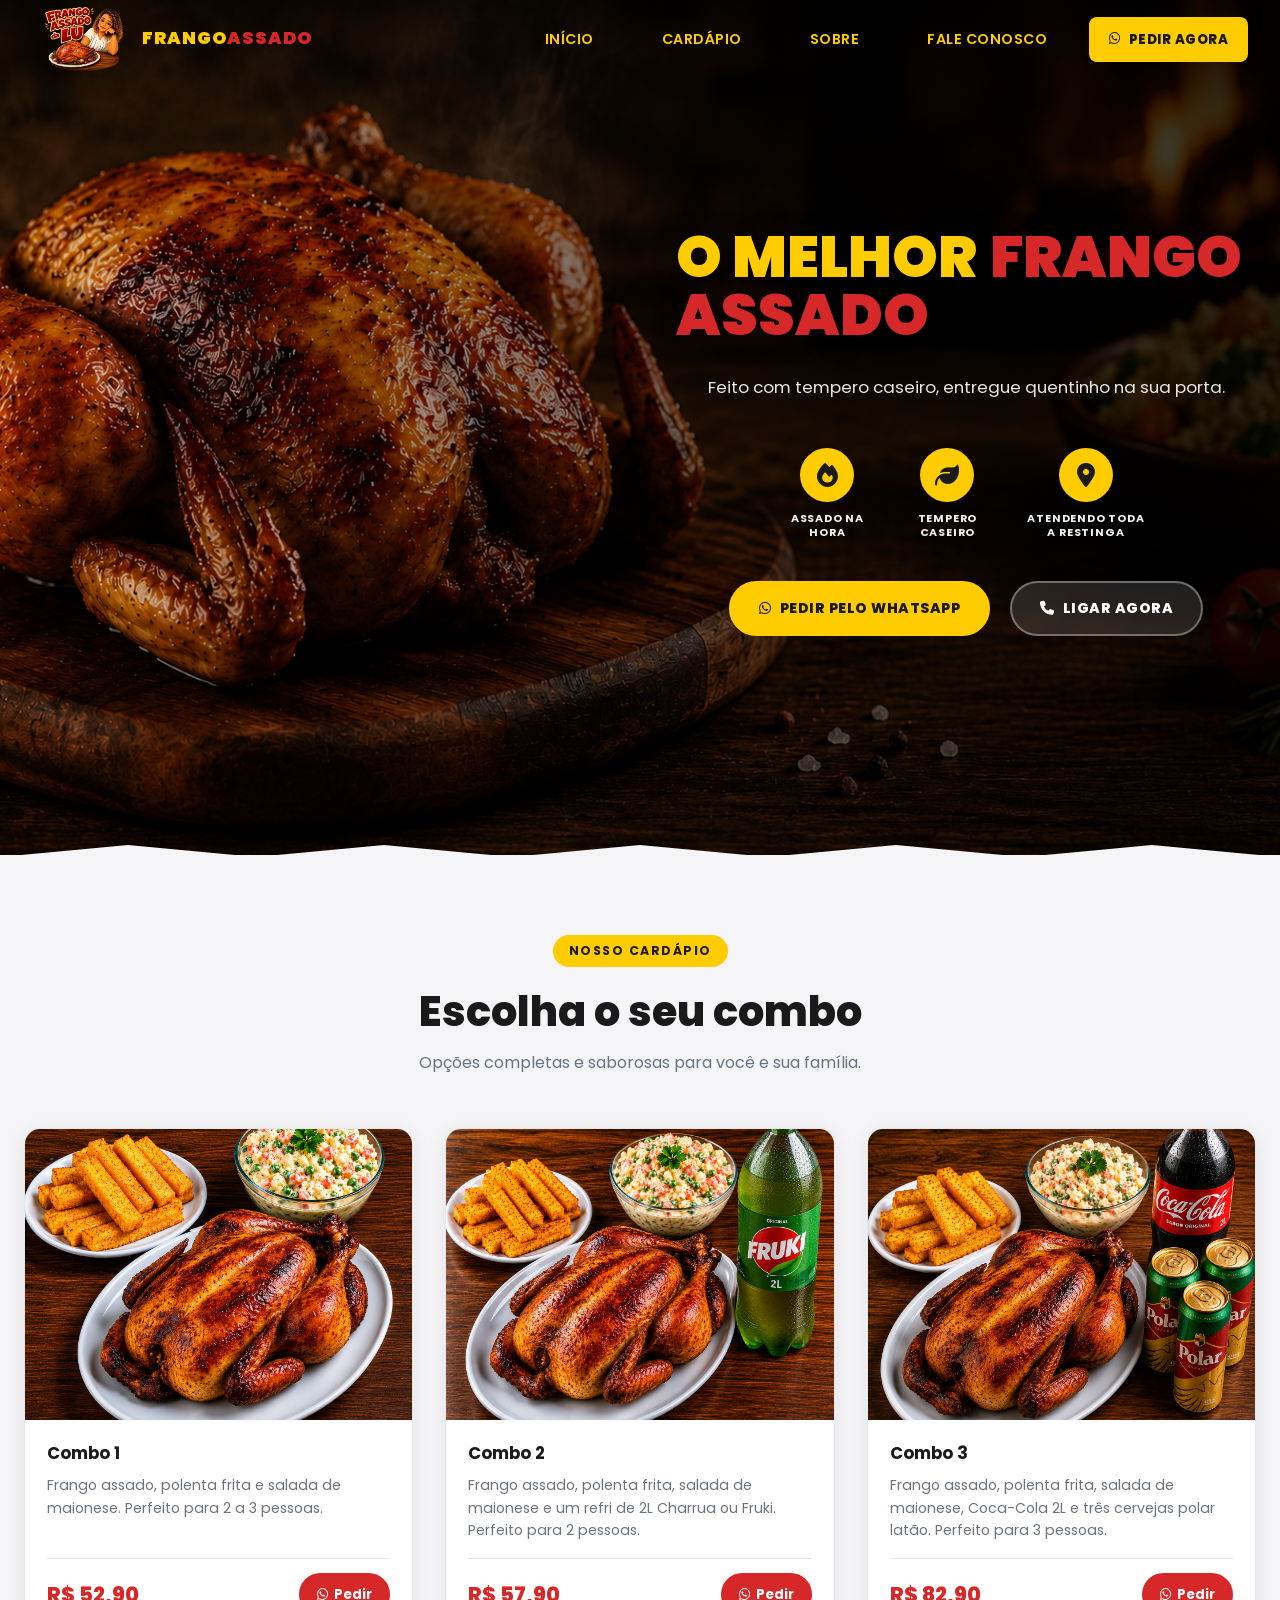
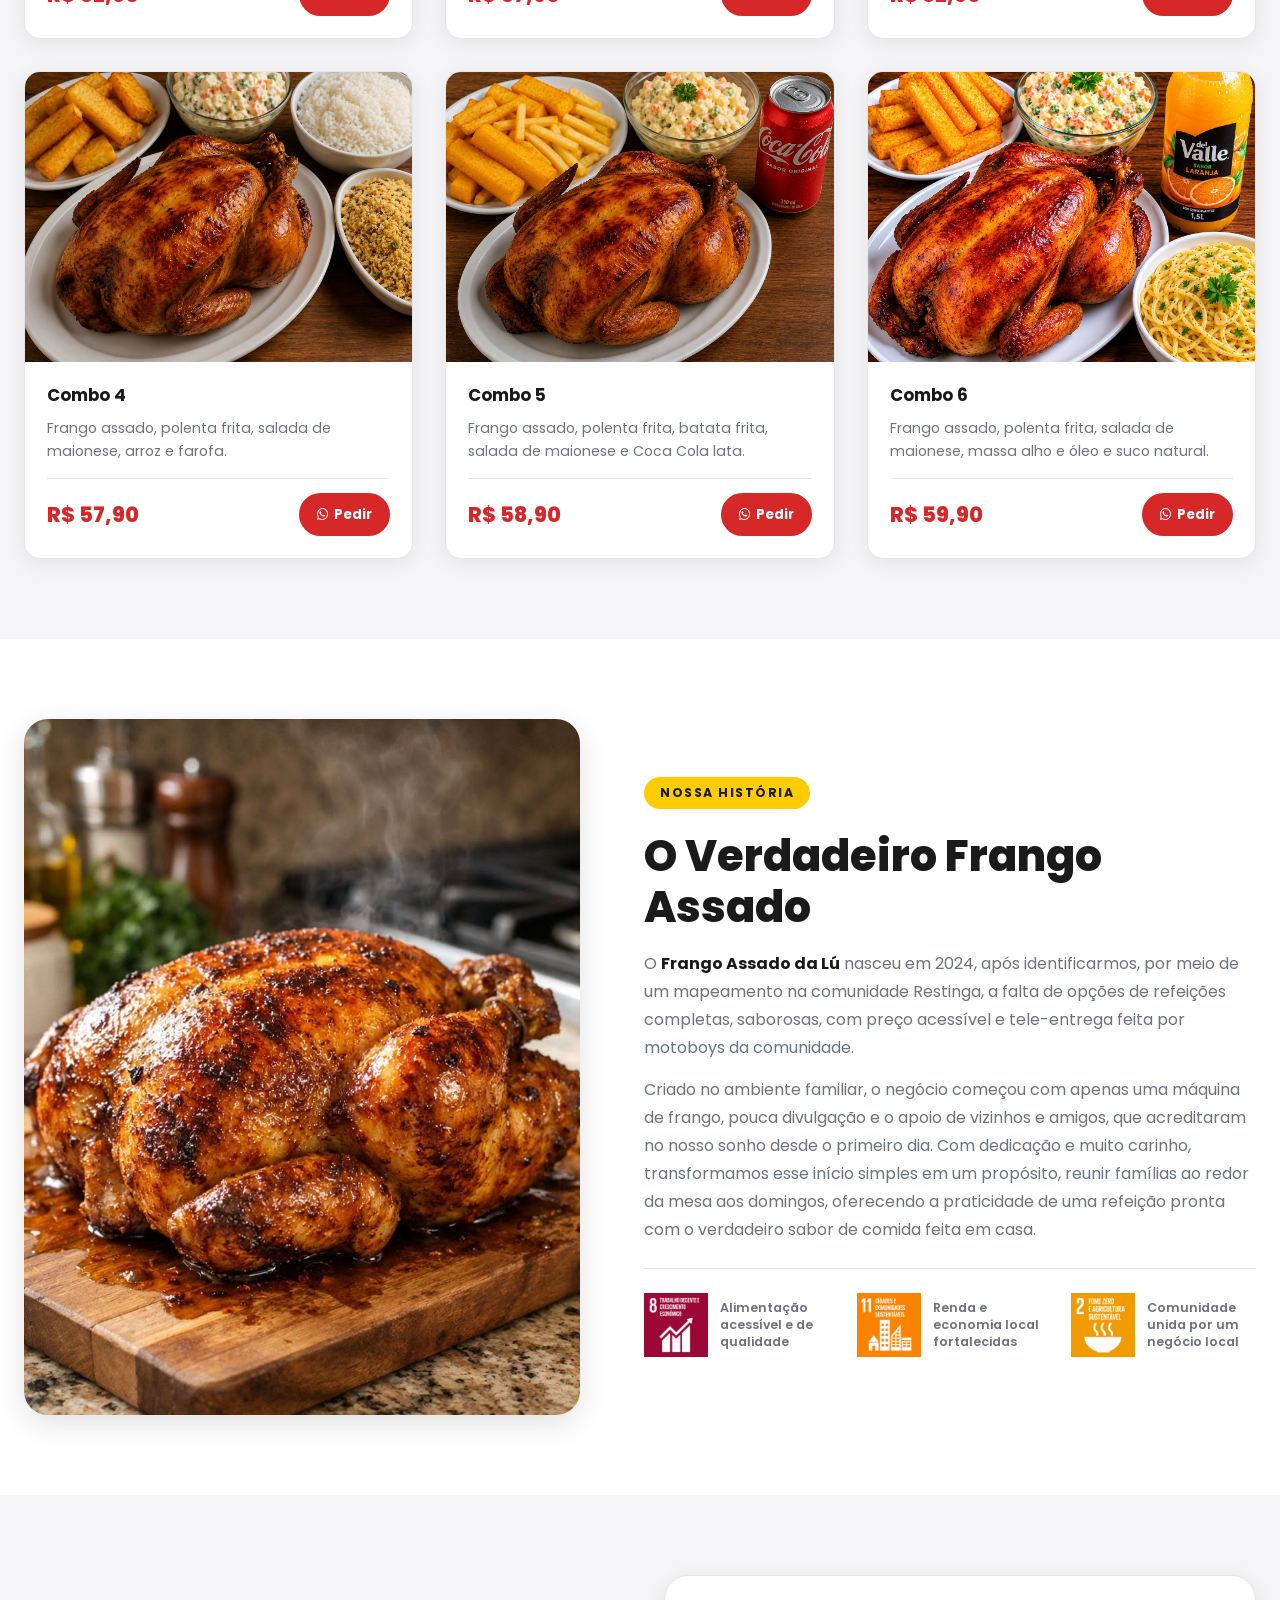
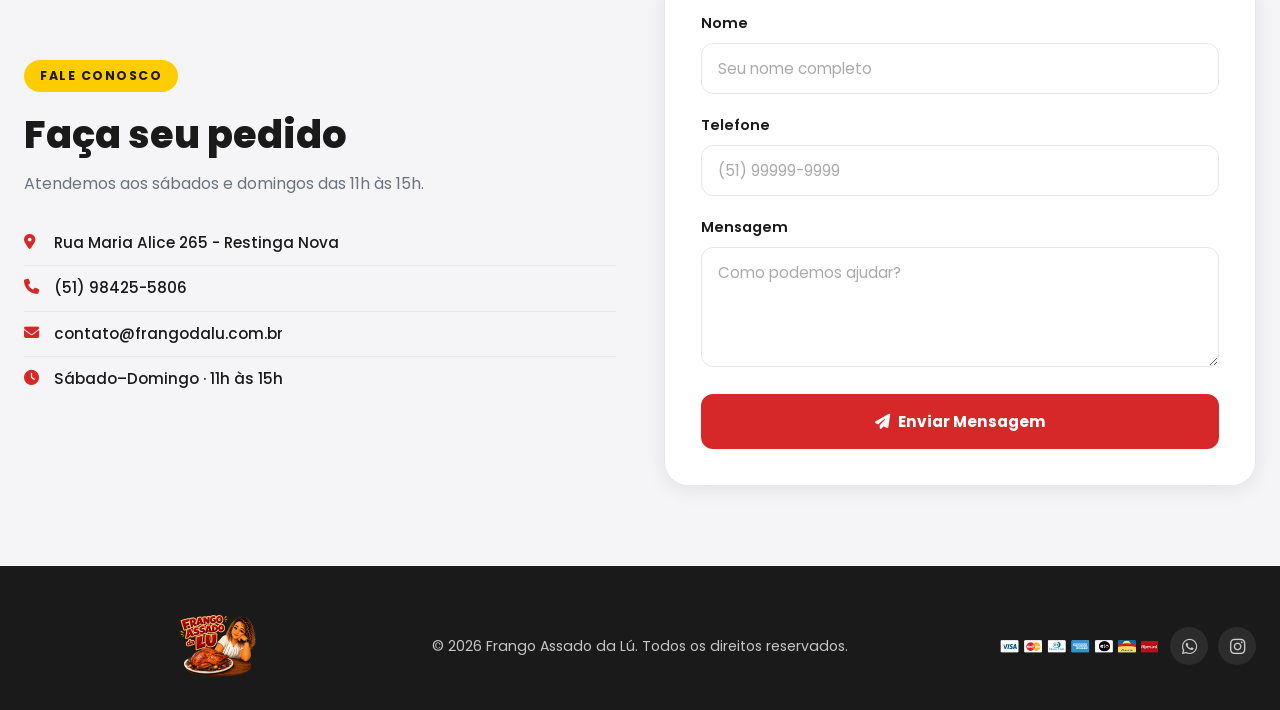
<file: Projeto-Frango/index.html>
<!doctype html>
<html lang="pt-br">
  <head>
    <meta charset="UTF-8" />
    <meta name="viewport" content="width=device-width, initial-scale=1.0" />
    <title>Frango Assado da Lú</title>
    <meta
      name="description"
      content="Frango assado artesanal, marmitas e bebidas com tempero especial. Peça pelo WhatsApp."
    />
    <link rel="preconnect" href="https://fonts.googleapis.com" />
    <link rel="preconnect" href="https://fonts.gstatic.com" crossorigin />
    <link
      href="https://fonts.googleapis.com/css2?family=Poppins:wght@400;500;600;700;800;900&display=swap"
      rel="stylesheet"
    />
    <link
      rel="stylesheet"
      href="https://cdnjs.cloudflare.com/ajax/libs/font-awesome/6.4.0/css/all.min.css"
    />
    <link rel="stylesheet" href="./style.css" />
    <link
      rel="shortcut icon"
      href="Imagens/Image 5 7 de jun. de 2026, 18_59_20.png"
    />
  </head>
  <body>
    <!-- NAVBAR -->
    <nav class="navbar" id="navbar" aria-label="Menu principal">
      <div class="container nav-inner">
        <a href="#home" class="logo">
          <div class="logo-icon">
            <img
              src="Imagens/Image 5 7 de jun. de 2026, 18_59_20.png"
              alt="Logo do Frango Assado"
            />
          </div>
          <div class="logo-texto">
            <span class="logo-frango">FRANGO</span>
            <span class="logo-assado">ASSADO</span>
          </div>
        </a>

        <ul class="nav-links" id="navlinks">
          <li>
            <a href="#home" class="nav-active" aria-current="page">INÍCIO</a>
          </li>
          <li><a href="#cardapio">CARDÁPIO</a></li>
          <li><a href="#sobre">SOBRE</a></li>
          <li><a href="#contato">FALE CONOSCO</a></li>
        </ul>

        <a
          href="https://wa.me/5551984255806"
          class="btn-nav-pedir"
          target="_blank"
          rel="noopener noreferrer"
        >
          <i class="fa-brands fa-whatsapp" aria-hidden="true"></i> PEDIR AGORA
        </a>

        <button
          class="menu-toggle"
          id="menuToggle"
          aria-label="Abrir menu"
          aria-expanded="false"
          aria-controls="navlinks"
          type="button"
        >
          <span></span><span></span><span></span>
        </button>
      </div>
    </nav>

    <!-- HERO -->
    <header class="hero" id="home">
      <div class="hero-bg">
        <img
          src="Imagens/Image 7 1 de jun. de 2026, 20_41_05.png"
          alt="Frango assado dourado e suculento"
          class="hero-bg-img"
        />
        <div class="hero-overlay"></div>
        <div class="hero-torn-edge"></div>
      </div>
      <div class="container hero-content">
        <div class="hero-text">
          <h1>O MELHOR <span class="highlight-yellow">FRANGO ASSADO</span></h1>
          <p class="hero-sub">
            Feito com tempero caseiro, entregue quentinho na sua porta.
          </p>
          <div class="hero-badges">
            <div class="hero-badge-item">
              <i class="fa-solid fa-fire" aria-hidden="true"></i>
              <span>ASSADO NA <br />HORA</span>
            </div>
            <div class="hero-badge-item">
              <i class="fa-solid fa-leaf" aria-hidden="true"></i>
              <span>TEMPERO <br />CASEIRO</span>
            </div>
            <div class="hero-badge-item">
              <i class="fa-solid fa-map-marker-alt" aria-hidden="true"></i>
              <span>ATENDENDO TODA<br />A RESTINGA</span>
            </div>
          </div>
          <div class="hero-actions">
            <a
              href="https://wa.me/5551984255806"
              class="btn btn-yellow"
              target="_blank"
              rel="noopener noreferrer"
            >
              <i class="fa-brands fa-whatsapp" aria-hidden="true"></i> PEDIR
              PELO WHATSAPP
            </a>
            <a href="#contato" class="btn btn-dark">
              <i class="fa-solid fa-phone" aria-hidden="true"></i> LIGAR AGORA
            </a>
          </div>
        </div>
      </div>
    </header>

    <main>
      <!-- CARDÁPIO -->
      <section
        class="section cardapio"
        id="cardapio"
        aria-labelledby="cardapio-titulo"
      >
        <div class="container">
          <div class="section-head">
            <span class="eyebrow">Nosso Cardápio</span>
            <h2 id="cardapio-titulo">Escolha o seu combo</h2>
            <p>Opções completas e saborosas para você e sua família.</p>
          </div>

          <div class="cards-grid">
            <article class="card">
              <div class="card-img">
                <img
                  src="Imagens/Image 4 7 de jun. de 2026, 20_10_17.png"
                  alt="Combo Frango Inteiro"
                  loading="lazy"
                />
              </div>
              <div class="card-body">
                <h3>Combo 1</h3>
                <p class="card-desc">
                  Frango assado, polenta frita e salada de maionese. Perfeito
                  para 2 a 3 pessoas.
                </p>
                <div class="card-footer">
                  <span class="preco">R$ 52,90</span>
                  <a
                    href="https://wa.me/5551984255806"
                    class="btn-pedir"
                    target="_blank"
                    rel="noopener noreferrer"
                  >
                    <i class="fa-brands fa-whatsapp" aria-hidden="true"></i>
                    Pedir
                  </a>
                </div>
              </div>
            </article>

            <article class="card">
              <div class="card-img">
                <img
                  src="Imagens/Image 2 7 de jun. de 2026, 20_10_29.png"
                  alt="Combo Meio Frango"
                  loading="lazy"
                />
              </div>
              <div class="card-body">
                <h3>Combo 2</h3>
                <p class="card-desc">
                  Frango assado, polenta frita, salada de maionese e um refri de
                  2L Charrua ou Fruki. Perfeito para 2 pessoas.
                </p>
                <div class="card-footer">
                  <span class="preco">R$ 57,90</span>
                  <a
                    href="https://wa.me/5551984255806"
                    class="btn-pedir"
                    target="_blank"
                    rel="noopener noreferrer"
                  >
                    <i class="fa-brands fa-whatsapp" aria-hidden="true"></i>
                    Pedir
                  </a>
                </div>
              </div>
            </article>

            <article class="card">
              <div class="card-img">
                <img
                  src="Imagens/Image 7 de jun. de 2026, 20_50_08.png"
                  alt="Combo Frango Picante"
                  loading="lazy"
                />
              </div>
              <div class="card-body">
                <h3>Combo 3</h3>
                <p class="card-desc">
                  Frango assado, polenta frita, salada de maionese, Coca-Cola 2L
                  e três cervejas polar latão. Perfeito para 3 pessoas.
                </p>
                <div class="card-footer">
                  <span class="preco">R$ 82,90</span>
                  <a
                    href="https://wa.me/5551984255806"
                    class="btn-pedir"
                    target="_blank"
                    rel="noopener noreferrer"
                  >
                    <i class="fa-brands fa-whatsapp" aria-hidden="true"></i>
                    Pedir
                  </a>
                </div>
              </div>
            </article>

            <article class="card">
              <div class="card-img">
                <img
                  src="Imagens/combo1.png"
                  alt="Frango assado, polenta frita, salada de maionese, arroz e farofa"
                  loading="lazy"
                />
              </div>
              <div class="card-body">
                <h3>Combo 4</h3>
                <p class="card-desc">
                  Frango assado, polenta frita, salada de maionese, arroz e
                  farofa.
                </p>
                <div class="card-footer">
                  <span class="preco">R$ 57,90</span>
                  <a
                    href="https://wa.me/5551984255806"
                    class="btn-pedir"
                    target="_blank"
                    rel="noopener noreferrer"
                  >
                    <i class="fa-brands fa-whatsapp" aria-hidden="true"></i>
                    Pedir
                  </a>
                </div>
              </div>
            </article>

            <article class="card">
              <div class="card-img">
                <img
                  src="Imagens/combo2.png"
                  alt="Frango assado inteiro, polenta e batata frita, salada de maionese, Coca-Cola lata"
                  loading="lazy"
                />
              </div>
              <div class="card-body">
                <h3>Combo 5</h3>
                <p class="card-desc">
                  Frango assado, polenta frita, batata frita, salada de maionese
                  e Coca Cola lata.
                </p>
                <div class="card-footer">
                  <span class="preco">R$ 58,90</span>
                  <a
                    href="https://wa.me/5551984255806"
                    class="btn-pedir"
                    target="_blank"
                    rel="noopener noreferrer"
                  >
                    <i class="fa-brands fa-whatsapp" aria-hidden="true"></i>
                    Pedir
                  </a>
                </div>
              </div>
            </article>

            <article class="card">
              <div class="card-img">
                <img
                  src="Imagens/combo3.png"
                  alt="Frango assado inteiro, polenta e batata frita, salada de maionese, Coca-Cola lata, cerveja polar lata"
                  loading="lazy"
                />
              </div>
              <div class="card-body">
                <h3>Combo 6</h3>
                <p class="card-desc">
                  Frango assado, polenta frita, salada de maionese, massa alho e
                  óleo e suco natural.
                </p>
                <div class="card-footer">
                  <span class="preco">R$ 59,90</span>
                  <a
                    href="https://wa.me/5551984255806"
                    class="btn-pedir"
                    target="_blank"
                    rel="noopener noreferrer"
                  >
                    <i class="fa-brands fa-whatsapp" aria-hidden="true"></i>
                    Pedir
                  </a>
                </div>
              </div>
            </article>
          </div>
        </div>
      </section>

      <!-- SOBRE -->
      <section class="section sobre" id="sobre" aria-labelledby="sobre-titulo">
        <div class="container sobre-grid">
          <div class="sobre-image">
            <img
              src="Imagens/df5603083212c1d8d570ab9d899d1f08.jpg"
              alt="Frango assado sendo preparado com carinho"
            />
          </div>
          <div class="sobre-text">
            <span class="eyebrow">Nossa História</span>
            <h2 id="sobre-titulo">O Verdadeiro Frango Assado</h2>
            <p>
              O <strong>Frango Assado da Lú</strong> nasceu em 2024, após
              identificarmos, por meio de um mapeamento na comunidade Restinga,
              a falta de opções de refeições completas, saborosas, com preço
              acessível e tele-entrega feita por motoboys da comunidade.
            </p>
            <p>
              Criado no ambiente familiar, o negócio começou com apenas uma
              máquina de frango, pouca divulgação e o apoio de vizinhos e
              amigos, que acreditaram no nosso sonho desde o primeiro dia. Com
              dedicação e muito carinho, transformamos esse início simples em um
              propósito, reunir famílias ao redor da mesa aos domingos,
              oferecendo a praticidade de uma refeição pronta com o verdadeiro
              sabor de comida feita em casa.
            </p>
            <ul class="impacto-list" aria-label="Nosso impacto">
              <li class="impacto-item">
                <img
                  src="Imagens/Image 8 23 de jun. de 2026, 11_06_49.png"
                  alt=""
                />
                <span>Alimentação acessível e de qualidade</span>
              </li>
              <li class="impacto-item">
                <img
                  src="Imagens/Image 11 23 de jun. de 2026, 11_06_55.png"
                  alt=""
                />
                <span>Renda e economia local fortalecidas</span>
              </li>
              <li class="impacto-item">
                <img
                  src="Imagens/Image 2 23 de jun. de 2026, 11_52_36.png"
                  alt=""
                />
                <span>Comunidade unida por um negócio local</span>
              </li>
            </ul>
          </div>
        </div>
      </section>

      <!-- CONTATO -->
      <section
        class="section contato"
        id="contato"
        aria-labelledby="contato-titulo"
      >
        <div class="container">
          <div class="contato-grid">
            <div class="contato-info">
              <span class="eyebrow">Fale conosco</span>
              <h2 id="contato-titulo">Faça seu pedido</h2>
              <p>Atendemos aos sábados e domingos das 11h às 15h.</p>
              <ul class="info-list">
                <li>
                  <i class="fa-solid fa-location-dot" aria-hidden="true"></i>
                  Rua Maria Alice 265 - Restinga Nova
                </li>
                <li>
                  <i class="fa-solid fa-phone" aria-hidden="true"></i>
                  (51) 98425-5806
                </li>
                <li>
                  <i class="fa-solid fa-envelope" aria-hidden="true"></i>
                  contato@frangodalu.com.br
                </li>
                <li>
                  <i class="fa-solid fa-clock" aria-hidden="true"></i>
                  Sábado–Domingo · 11h às 15h
                </li>
              </ul>
            </div>
            <form class="formulario" id="formContato" novalidate>
              <div class="form-group">
                <label for="nome">Nome</label>
                <input
                  type="text"
                  id="nome"
                  name="nome"
                  placeholder="Seu nome completo"
                  autocomplete="name"
                  aria-describedby="erro-nome"
                />
                <span class="erro" id="erro-nome" role="alert"></span>
              </div>
              <div class="form-group">
                <label for="telefone">Telefone</label>
                <input
                  type="tel"
                  id="telefone"
                  name="telefone"
                  placeholder="(51) 99999-9999"
                  autocomplete="tel"
                  aria-describedby="erro-telefone"
                />
                <span class="erro" id="erro-telefone" role="alert"></span>
              </div>
              <div class="form-group">
                <label for="mensagem">Mensagem</label>
                <textarea
                  id="mensagem"
                  name="mensagem"
                  rows="4"
                  placeholder="Como podemos ajudar?"
                  aria-describedby="erro-mensagem"
                ></textarea>
                <span class="erro" id="erro-mensagem" role="alert"></span>
              </div>
              <button type="submit" class="btn btn-primary btn-block">
                <i class="fa-solid fa-paper-plane" aria-hidden="true"></i>
                Enviar Mensagem
              </button>
              <p class="form-sucesso" id="formSucesso" role="status">
                ✅ Mensagem enviada! Entraremos em contato em breve.
              </p>
            </form>
          </div>
        </div>
      </section>
    </main>

    <!-- FOOTER -->
    <footer class="footer">
      <div class="container footer-inner">
        <img
          src="Imagens/Image 5 7 de jun. de 2026, 18_59_20.png"
          alt="Frango Assado da Lú"
        />
        <p>&copy; 2026 Frango Assado da Lú. Todos os direitos reservados.</p>
        <div class="footer-social">
          <img src="Imagens/footer-pag.webp" alt="" />
          <a
            href="https://wa.me/5551984255806"
            target="_blank"
            rel="noopener noreferrer"
            aria-label="WhatsApp"
          >
            <i class="fa-brands fa-whatsapp" aria-hidden="true"></i>
          </a>
          <a
            href="https://www.instagram.com/frango.assadodaluh/"
            target="_blank"
            rel="noopener noreferrer"
            aria-label="Instagram"
          >
            <i class="fa-brands fa-instagram" aria-hidden="true"></i>
          </a>
        </div>
      </div>
    </footer>

    <script src="script.js"></script>
  </body>
</html>
</file>
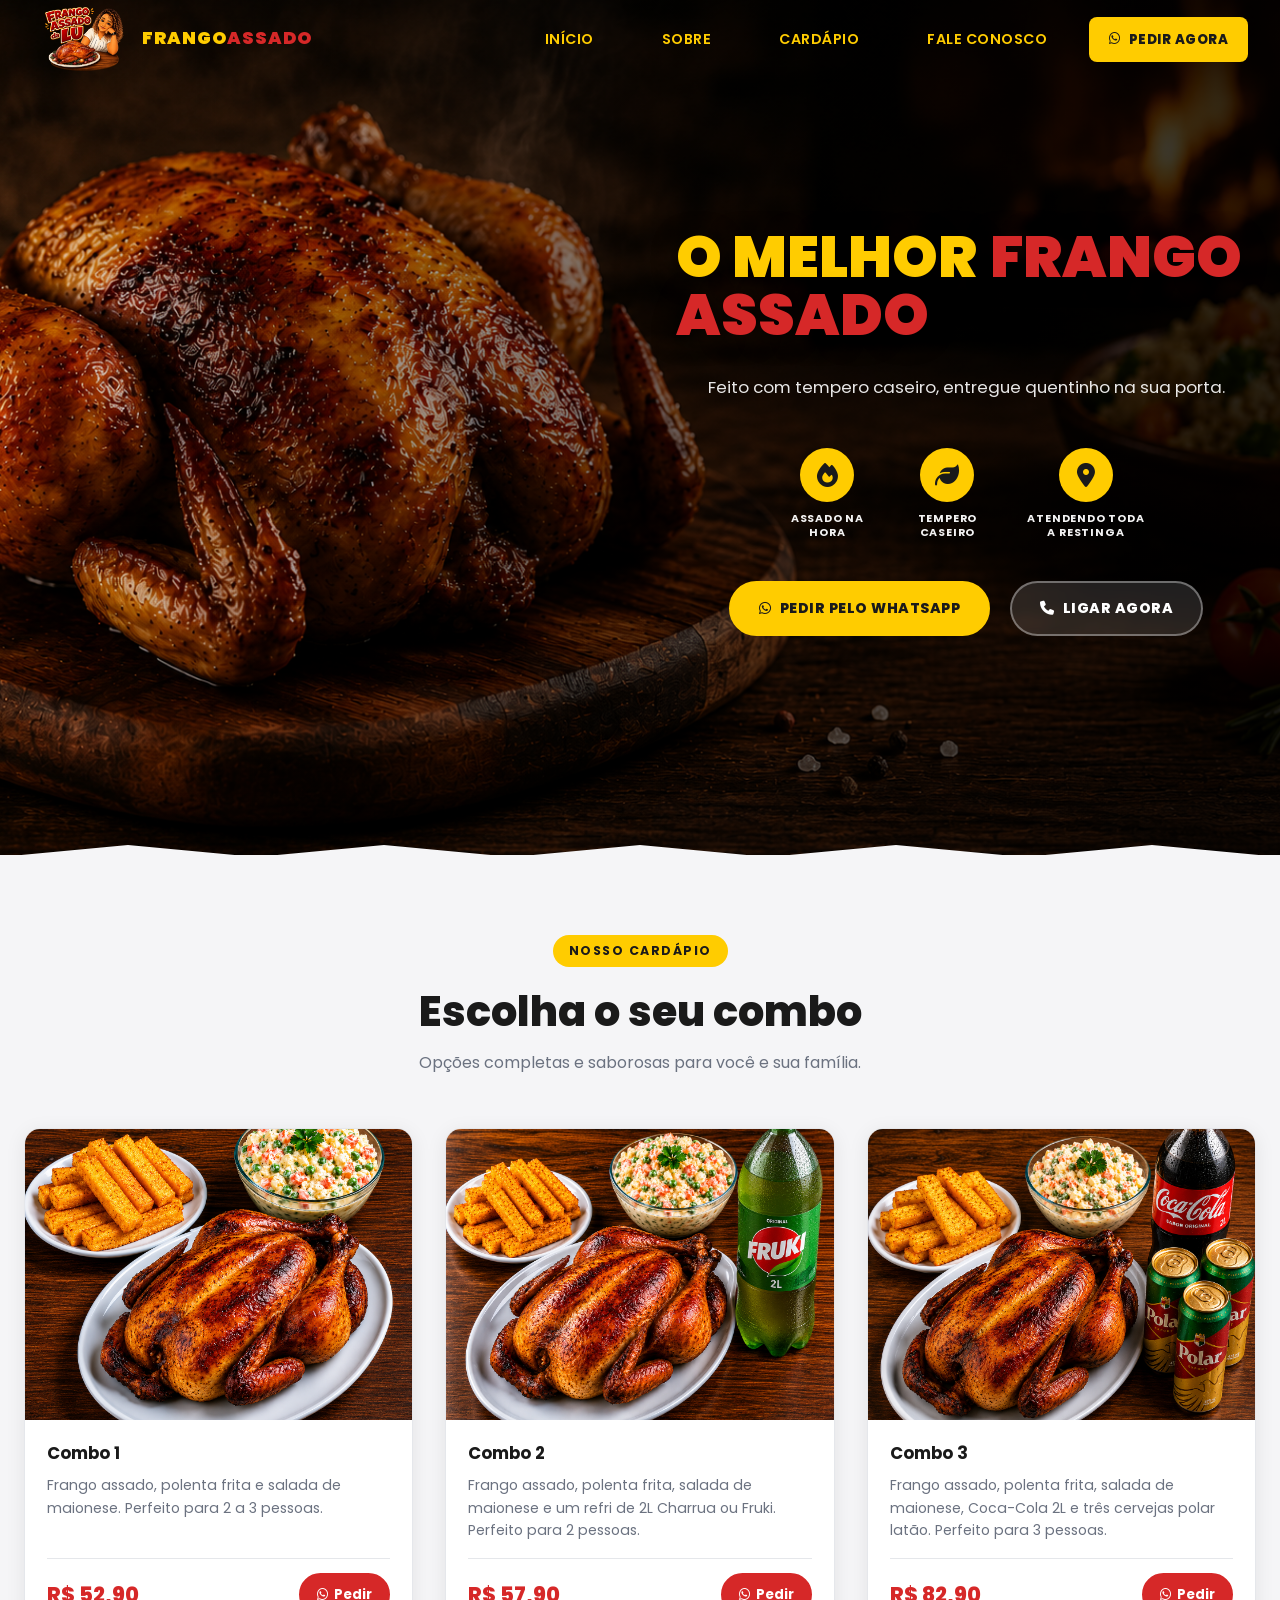
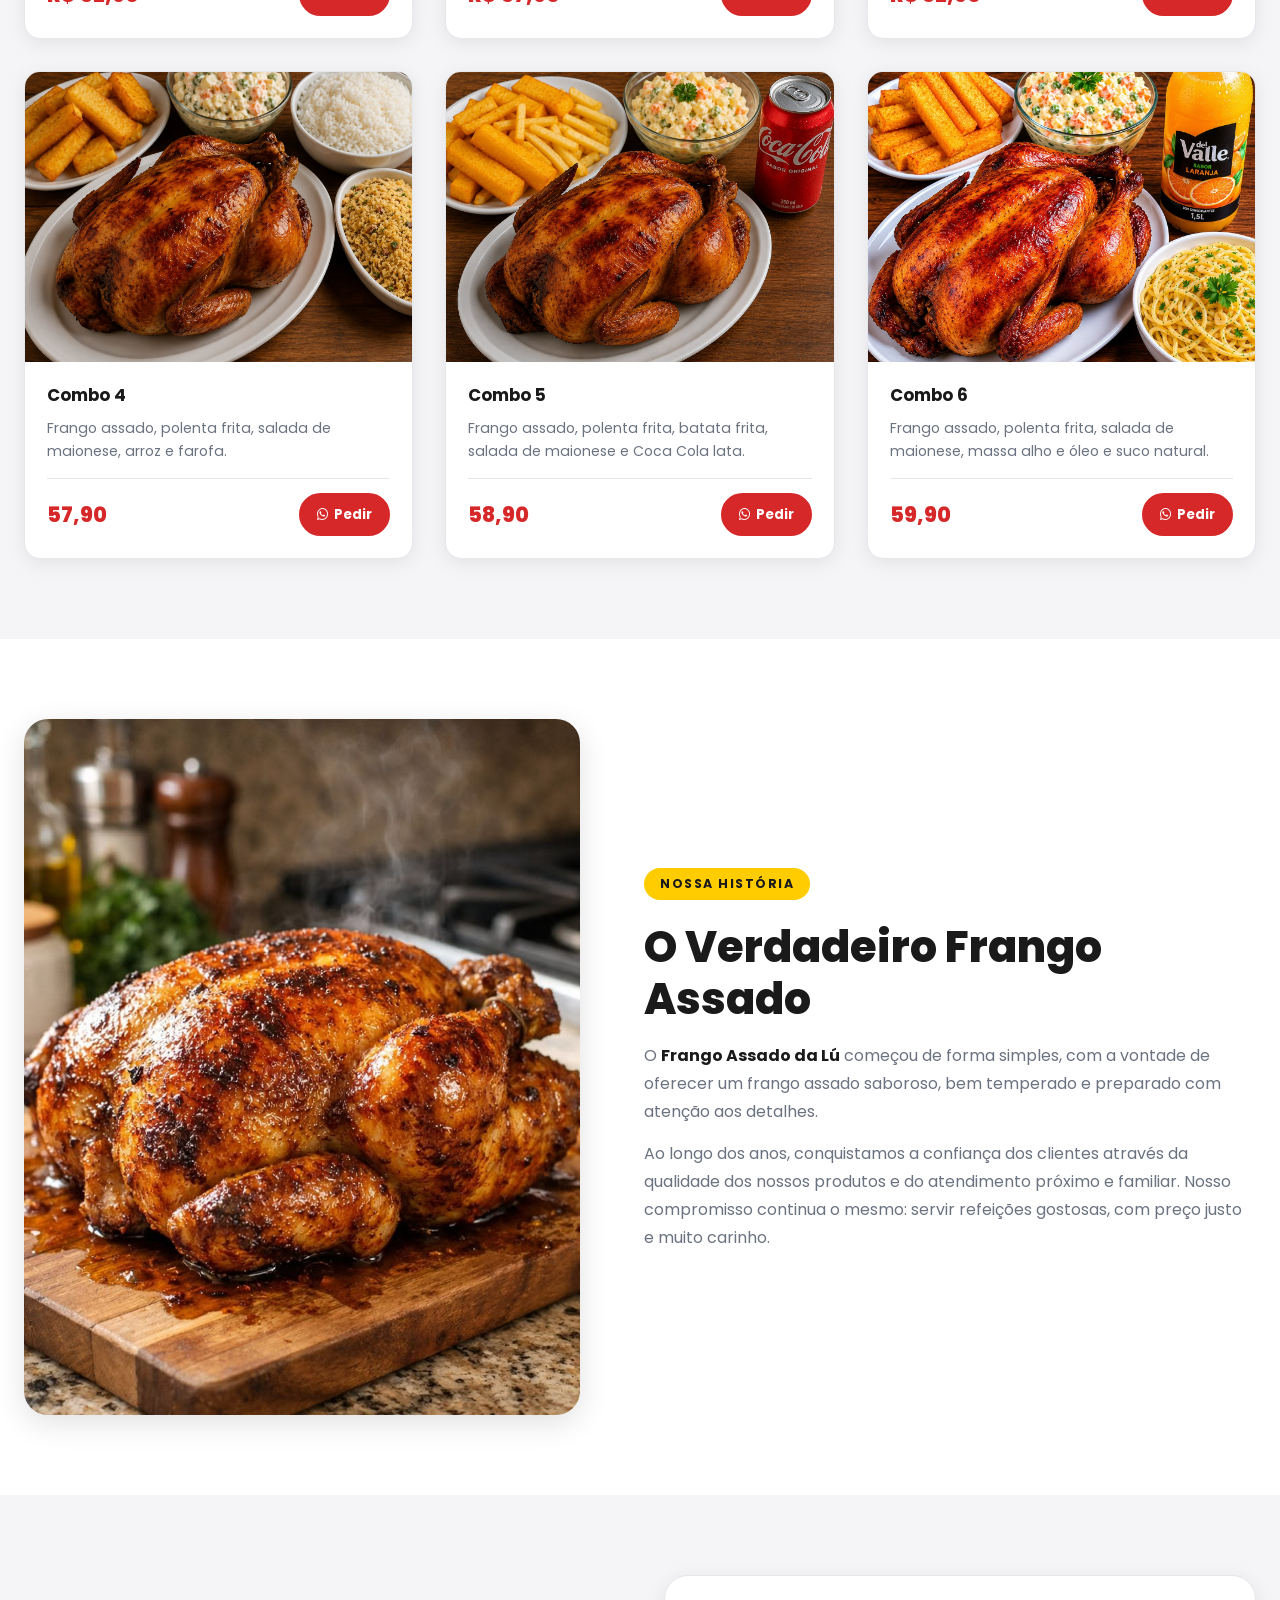
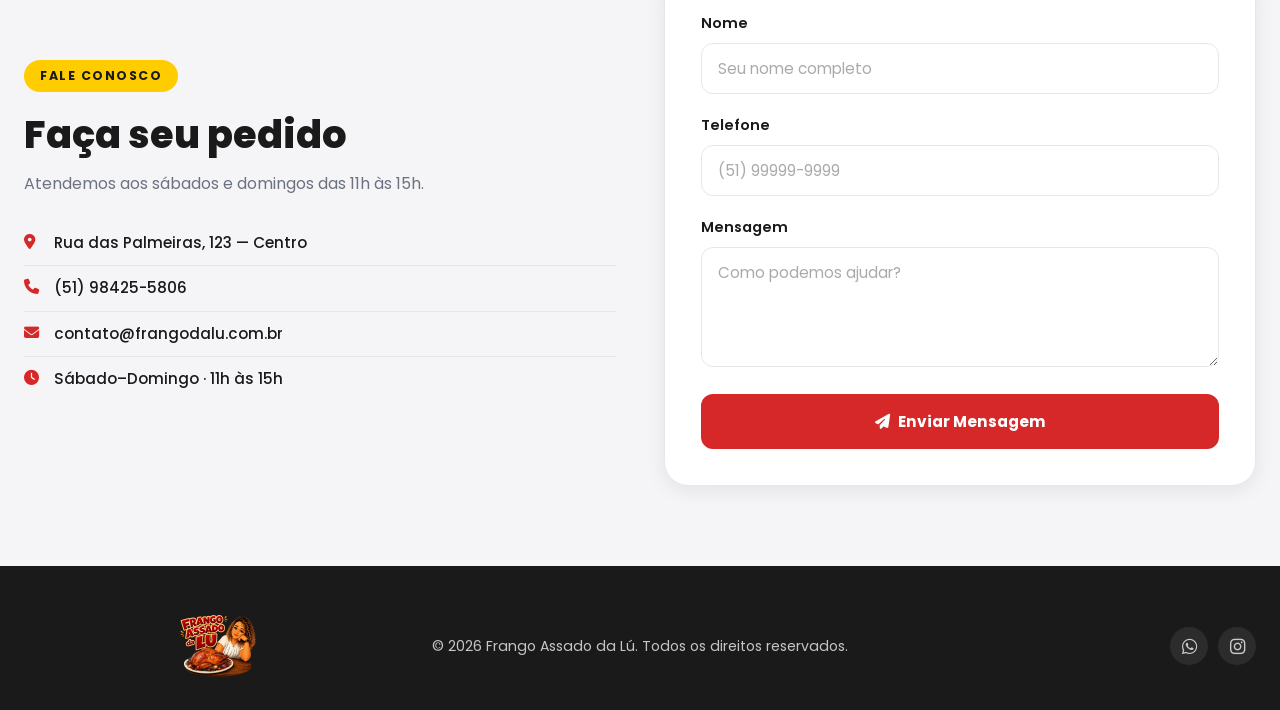
<file: Projeto-Frango/frango.html>
<!doctype html>
<html lang="pt-br">
  <head>
    <meta charset="UTF-8" />
    <meta name="viewport" content="width=device-width, initial-scale=1.0" />
    <title>Frango Assado da Lú</title>
    <meta
      name="description"
      content="Frango assado artesanal, marmitas e bebidas com tempero especial. Peça pelo WhatsApp."
    />
    <link rel="preconnect" href="https://fonts.googleapis.com" />
    <link rel="preconnect" href="https://fonts.gstatic.com" crossorigin />
    <link
      href="https://fonts.googleapis.com/css2?family=Poppins:wght@400;500;600;700;800;900&display=swap"
      rel="stylesheet"
    />
    <link
      rel="stylesheet"
      href="https://cdnjs.cloudflare.com/ajax/libs/font-awesome/6.4.0/css/all.min.css"
    />
    <link rel="stylesheet" href="frango.css" />
  </head>
  <body>
    <!-- NAVBAR -->
    <nav class="navbar" id="navbar" aria-label="Menu principal">
      <div class="container nav-inner">
        <a href="#home" class="logo">
          <div class="logo-icon">
            <img
              src="Imagens/Image 5 7 de jun. de 2026, 18_59_20.png"
              alt="Logo do Frango Assado"
            />
          </div>
          <div class="logo-texto">
            <span class="logo-frango">FRANGO</span>
            <span class="logo-assado">ASSADO</span>
          </div>
        </a>

        <ul class="nav-links" id="navlinks">
          <li><a href="#home" class="nav-active">INÍCIO</a></li>
          <li><a href="#sobre">SOBRE</a></li>
          <li><a href="#cardapio">CARDÁPIO</a></li>
          <li><a href="#contato">FALE CONOSCO</a></li>
        </ul>

        <a
          href="https://wa.me/5551984255806"
          class="btn-nav-pedir"
          target="_blank"
          rel="noopener noreferrer"
        >
          <i class="fa-brands fa-whatsapp"></i> PEDIR AGORA
        </a>

        <button
          class="menu-toggle"
          id="menuToggle"
          aria-label="Abrir menu"
          aria-expanded="false"
        >
          <span></span><span></span><span></span>
        </button>
      </div>
    </nav>

    <!-- HERO -->
    <header class="hero" id="home">
      <div class="hero-bg">
        <img
          src="Imagens/Image 7 1 de jun. de 2026, 20_41_05.png"
          alt="Frango assado dourado e suculento"
          class="hero-bg-img"
        />
        <div class="hero-overlay"></div>
        <div class="hero-torn-edge"></div>
      </div>
      <div class="container hero-content">
        <div class="hero-text">
          <h1>O MELHOR <span class="highlight-yellow">FRANGO ASSADO</span></h1>
          <p class="hero-sub">
            Feito com tempero caseiro, entregue quentinho na sua porta.
          </p>
          <div class="hero-badges">
            <div class="hero-badge-item">
              <i class="fa-solid fa-fire"></i>
              <span>ASSADO NA <br />HORA</span>
            </div>
            <div class="hero-badge-item">
              <i class="fa-solid fa-leaf"></i>
              <span>TEMPERO <br />CASEIRO</span>
            </div>
            <div class="hero-badge-item">
              <i class="fa-solid fa-map-marker-alt"></i>
              <span>ATENDENDO TODA<br />A RESTINGA</span>
            </div>
          </div>
          <div class="hero-actions">
            <a
              href="https://wa.me/5551984255806"
              class="btn btn-yellow"
              target="_blank"
              rel="noopener noreferrer"
            >
              <i class="fa-brands fa-whatsapp"></i> PEDIR PELO WHATSAPP
            </a>
            <a href="#contato" class="btn btn-dark">
              <i class="fa-solid fa-phone"></i> LIGAR AGORA
            </a>
          </div>
        </div>
      </div>
    </header>

    <!-- CARDÁPIO -->
    <section class="section cardapio" id="cardapio">
      <div class="container">
        <div class="section-head">
          <span class="eyebrow">Nosso Cardápio</span>
          <h2>Escolha o seu combo</h2>
          <p>Opções completas e saborosas para você e sua família.</p>
        </div>

        <div class="cards-grid">
          <!-- Linha 1: combos com imagem -->
          <article class="card">
            <div class="card-img">
              <img
                src="Imagens/Image 4 7 de jun. de 2026, 20_10_17.png"
                alt="Combo Frango Inteiro"
                loading="lazy"
              />
            </div>
            <div class="card-body">
              <h3>Combo 1</h3>
              <p class="card-desc">
                Frango assado, polenta frita e salada de maionese. Perfeito para
                2 a 3 pessoas.
              </p>
              <div class="card-footer">
                <span class="preco">R$ 52,90</span>
                <a
                  href="https://wa.me/5551984255806"
                  class="btn-pedir"
                  target="_blank"
                  rel="noopener noreferrer"
                >
                  <i class="fa-brands fa-whatsapp"></i> Pedir
                </a>
              </div>
            </div>
          </article>

          <article class="card">
            <div class="card-img">
              <img
                src="Imagens/Image 2 7 de jun. de 2026, 20_10_29.png"
                alt="Combo Meio Frango"
                loading="lazy"
              />
            </div>
            <div class="card-body">
              <h3>Combo 2</h3>
              <p class="card-desc">
                Frango assado, polenta frita, salada de maionese e um refri de
                2L Charrua ou Fruki. Perfeito para 2 pessoas.
              </p>
              <div class="card-footer">
                <span class="preco">R$ 57,90</span>
                <a
                  href="https://wa.me/5551984255806"
                  class="btn-pedir"
                  target="_blank"
                  rel="noopener noreferrer"
                >
                  <i class="fa-brands fa-whatsapp"></i> Pedir
                </a>
              </div>
            </div>
          </article>

          <article class="card">
            <div class="card-img">
              <img
                src="Imagens/Image 7 de jun. de 2026, 20_50_08.png"
                alt="Combo Frango Picante"
                loading="lazy"
              />
            </div>
            <div class="card-body">
              <h3>Combo 3</h3>
              <p class="card-desc">
                Frango assado, polenta frita, salada de maionese, Coca-Cola 2L e
                três cervejas polar latão. Perfeito para 3 pessoas.
              </p>
              <div class="card-footer">
                <span class="preco">R$ 82,90</span>
                <a
                  href="https://wa.me/5551984255806"
                  class="btn-pedir"
                  target="_blank"
                  rel="noopener noreferrer"
                >
                  <i class="fa-brands fa-whatsapp"></i> Pedir
                </a>
              </div>
            </div>
          </article>

          <article class="card">
            <div class="card-img">
              <img
                src="Imagens/combo1.png"
                alt="Frango assado polenta frita salada de maionese arroz e farofa"
                loading="lazy"
              />
            </div>
            <div class="card-body">
              <h3>Combo 4</h3>
              <p class="card-desc">
                Frango assado, polenta frita, salada de maionese, arroz e
                farofa.
              </p>
              <div class="card-footer">
                <span class="preco">57,90</span>
                <a
                  href="https://wa.me/5551984255806"
                  class="btn-pedir"
                  target="_blank"
                  rel="noopener noreferrer"
                >
                  <i class="fa-brands fa-whatsapp"></i> Pedir
                </a>
              </div>
            </div>
          </article>

          <article class="card">
            <div class="card-img">
              <img
                src="Imagens/combo2.png"
                alt="frango assado inteiro polenta e batata frita salada de maionese coca cola lata"
                loading="lazy"
              />
            </div>
            <div class="card-body">
              <h3>Combo 5</h3>
              <p class="card-desc">
                Frango assado, polenta frita, batata frita, salada de maionese e
                Coca Cola lata.
              </p>
              <div class="card-footer">
                <span class="preco">58,90</span>
                <a
                  href="https://wa.me/5551984255806"
                  class="btn-pedir"
                  target="_blank"
                  rel="noopener noreferrer"
                >
                  <i class="fa-brands fa-whatsapp"></i> Pedir
                </a>
              </div>
            </div>
          </article>

          <article class="card">
            <div class="card-img">
              <img
                src="Imagens/combo3.png"
                alt="frango assado inteiro polenta e batata frita salada de maionese coca cola lata cerveja polar lata"
                loading="lazy"
              />
            </div>
            <div class="card-body">
              <h3>Combo 6</h3>
              <p class="card-desc">
                Frango assado, polenta frita, salada de maionese, massa alho e
                óleo e suco natural.
              </p>
              <div class="card-footer">
                <span class="preco">59,90</span>
                <a
                  href="https://wa.me/5551984255806"
                  class="btn-pedir"
                  target="_blank"
                  rel="noopener noreferrer"
                >
                  <i class="fa-brands fa-whatsapp"></i> Pedir
                </a>
              </div>
            </div>
          </article>
        </div>
      </div>
    </section>

    <!-- SOBRE -->
    <section class="section sobre" id="sobre">
      <div class="container sobre-grid">
        <div class="sobre-image">
          <img
            src="Imagens/df5603083212c1d8d570ab9d899d1f08.jpg"
            alt="Frango assado sendo preparado com carinho"
          />
        </div>
        <div class="sobre-text">
          <span class="eyebrow">Nossa História</span>
          <h2>O Verdadeiro Frango Assado</h2>
          <p>
            O <strong>Frango Assado da Lú</strong> começou de forma simples, com
            a vontade de oferecer um frango assado saboroso, bem temperado e
            preparado com atenção aos detalhes.
          </p>
          <p>
            Ao longo dos anos, conquistamos a confiança dos clientes através da
            qualidade dos nossos produtos e do atendimento próximo e familiar.
            Nosso compromisso continua o mesmo: servir refeições gostosas, com
            preço justo e muito carinho.
          </p>
        </div>
      </div>
    </section>

    <!-- CONTATO -->
    <section class="section contato" id="contato">
      <div class="container">
        <div class="contato-grid">
          <div class="contato-info">
            <span class="eyebrow">Fale conosco</span>
            <h2>Faça seu pedido</h2>
            <p>Atendemos aos sábados e domingos das 11h às 15h.</p>
            <ul class="info-list">
              <li>
                <i class="fa-solid fa-location-dot"></i> Rua das Palmeiras, 123
                — Centro
              </li>
              <li><i class="fa-solid fa-phone"></i> (51) 98425-5806</li>
              <li>
                <i class="fa-solid fa-envelope"></i> contato@frangodalu.com.br
              </li>
              <li>
                <i class="fa-solid fa-clock"></i> Sábado–Domingo · 11h às 15h
              </li>
            </ul>
          </div>
          <form class="formulario" id="formContato" novalidate>
            <div class="form-group">
              <label for="nome">Nome</label>
              <input
                type="text"
                id="nome"
                name="nome"
                placeholder="Seu nome completo"
                autocomplete="name"
              />
              <span class="erro" id="erro-nome"></span>
            </div>
            <div class="form-group">
              <label for="telefone">Telefone</label>
              <input
                type="tel"
                id="telefone"
                name="telefone"
                placeholder="(51) 99999-9999"
                autocomplete="tel"
              />
              <span class="erro" id="erro-telefone"></span>
            </div>
            <div class="form-group">
              <label for="mensagem">Mensagem</label>
              <textarea
                id="mensagem"
                name="mensagem"
                rows="4"
                placeholder="Como podemos ajudar?"
              ></textarea>
              <span class="erro" id="erro-mensagem"></span>
            </div>
            <button type="submit" class="btn btn-primary btn-block">
              <i class="fa-solid fa-paper-plane"></i> Enviar Mensagem
            </button>
            <p class="form-sucesso" id="formSucesso">
              ✅ Mensagem enviada! Entraremos em contato em breve.
            </p>
          </form>
        </div>
      </div>
    </section>

    <!-- FOOTER -->
    <footer class="footer">
      <div class="container footer-inner">
        <img
          src="Imagens/Image 5 7 de jun. de 2026, 18_59_20.png"
          alt="Frango Assado da Lú"
        />
        <p>&copy; 2026 Frango Assado da Lú. Todos os direitos reservados.</p>
        <div class="footer-social">
          <a
            href="https://wa.me/5551984255806"
            target="_blank"
            rel="noopener noreferrer"
            aria-label="WhatsApp"
          >
            <i class="fa-brands fa-whatsapp"></i>
          </a>
          <a
            href="https://www.instagram.com/frango.assadodaluh/"
            target="_blank"
            rel="noopener noreferrer"
            aria-label="Instagram"
          >
            <i class="fa-brands fa-instagram"></i>
          </a>
        </div>
      </div>
    </footer>
  </body>
</html>
</file>
<file: Projeto-Frango/style.css>
/* =====================================================
   Frango Assado da Lú — frango.css
   Arquitetura: Reset / Variáveis / Layout / Header /
   Hero / Cards / Seções / Footer / Media Queries
   ===================================================== */

/* ===== VARIÁVEIS ===== */
:root {
  --vermelho: #d62828;
  --vermelho-escuro: #a51d1d;
  --vermelho-light: #fff0f0;
  --amarelo: #ffcc00;
  --branco: #ffffff;
  --preto: #1a1a1a;
  --cinza: #6b7280;
  --cinza-claro: #f5f5f7;
  --cinza-borda: #e5e7eb;
  --sombra: 0 4px 20px rgba(0, 0, 0, 0.08);
  --sombra-media: 0 8px 30px rgba(0, 0, 0, 0.12);
  --raio: 16px;
  --raio-lg: 24px;
  --transicao: all 0.3s ease;
}

/* ===== RESET ===== */
*,
*::before,
*::after {
  margin: 0;
  padding: 0;
  box-sizing: border-box;
}

html {
  scroll-behavior: smooth;
  scroll-padding-top: 80px;
}

body {
  font-family: "Poppins", sans-serif;
  color: var(--preto);
  background: var(--branco);
  line-height: 1.6;
  overflow-x: hidden;
  -webkit-font-smoothing: antialiased;
}

img {
  max-width: 100%;
  height: auto;
  display: block;
}
a {
  text-decoration: none;
  color: inherit;
  transition: var(--transicao);
}
ul {
  list-style: none;
}
button {
  font-family: inherit;
  cursor: pointer;
  border: none;
  background: none;
}

/* ===== LAYOUT ===== */
.container {
  max-width: 1400px;
  margin: 0 auto;
  padding: 0 24px;
}
.section {
  padding: 80px 0;
}

/* EYEBROW */
.eyebrow {
  display: inline-block;
  background: var(--amarelo);
  color: var(--preto);
  font-weight: 700;
  padding: 6px 16px;
  border-radius: 999px;
  font-size: 0.78rem;
  text-transform: uppercase;
  letter-spacing: 1.5px;
  margin-bottom: 14px;
}

/* SECTION HEAD */
.section-head {
  text-align: center;
  max-width: 640px;
  margin: 0 auto 52px;
}
.section-head h2 {
  font-size: clamp(1.9rem, 4vw, 2.6rem);
  font-weight: 800;
  line-height: 1.2;
  margin: 6px 0 12px;
}
.section-head p {
  color: var(--cinza);
  font-size: 1rem;
  line-height: 1.7;
}

/* BOTÕES */
.btn {
  display: inline-flex;
  align-items: center;
  justify-content: center;
  gap: 8px;
  padding: 14px 28px;
  border-radius: 999px;
  font-weight: 700;
  font-size: 0.95rem;
  transition: var(--transicao);
  cursor: pointer;
  border: 2px solid transparent;
  white-space: nowrap;
}
.btn-primary {
  background: var(--vermelho);
  color: var(--branco);
  border-color: var(--vermelho);
}
.btn-primary:hover {
  background: var(--vermelho-escuro);
  border-color: var(--vermelho-escuro);
  transform: translateY(-2px);
}
.btn-block {
  width: 100%;
  border-radius: 12px;
}
.btn-yellow {
  background: var(--amarelo);
  color: var(--preto);
  border-color: var(--amarelo);
  font-weight: 800;
  font-size: 0.88rem;
  letter-spacing: 0.5px;
}
.btn-yellow:hover {
  background: #e6b800;
  border-color: #e6b800;
  transform: translateY(-2px);
  box-shadow: 0 8px 24px rgba(255, 204, 0, 0.4);
}
.btn-dark {
  background: rgba(255, 255, 255, 0.12);
  color: var(--branco);
  border-color: rgba(255, 255, 255, 0.35);
  font-weight: 800;
  font-size: 0.88rem;
  letter-spacing: 0.5px;
  backdrop-filter: blur(6px);
}
.btn-dark:hover {
  background: rgba(255, 255, 255, 0.22);
  border-color: rgba(255, 255, 255, 0.6);
  transform: translateY(-2px);
}

/* ====================================================
   HEADER (NAVBAR)
==================================================== */
.navbar {
  position: absolute;
  top: 0;
  left: 0;
  right: 0;
  z-index: 999;
  border-bottom: 1px solid transparent;
  transition: var(--transicao);
  background: transparent;
}
.navbar.scrolled {
  box-shadow: var(--sombra);
  border-bottom-color: var(--cinza-borda);
}
.nav-inner {
  max-width: 1700px;
  margin: 0 auto;
  padding: 0 50px;
  display: flex;
  align-items: center;
  justify-content: space-between;
  height: 78px;
  gap: 50px;
}

/* Logo: ícone + texto em duas linhas */
.logo {
  display: flex;
  align-items: center;
  gap: 10px;
  text-decoration: none;
  flex-shrink: 0;
}
.logo-icon {
  width: 100px;
  height: 100px;
  display: flex;
  align-items: center;
  justify-content: center;
  flex-shrink: 0;
}
.logo-icon img {
  width: 100%;
  height: 100%;
  object-fit: contain;
}
.logo-texto {
  display: flex;
  line-height: 1.1;
  justify-content: flex-start;
}
.logo-frango {
  font-size: 1.1rem;
  font-weight: 900;
  color: var(--amarelo);
  letter-spacing: 1px;
}
.logo-assado {
  font-size: 1.1rem;
  font-weight: 900;
  color: var(--vermelho);
  letter-spacing: 1px;
  text-transform: uppercase;
}

/* Links de navegação */
.nav-links {
  display: flex;
  align-items: center;
  gap: 40px;
  flex: 1;
  justify-content: flex-end;
}
.nav-links a {
  font-weight: 600;
  font-size: 0.89rem;
  padding: 8px 14px;
  border-radius: 8px;
  color: var(--amarelo);
  letter-spacing: 0.5px;
  white-space: nowrap;
  transition: var(--transicao);
}
.nav-links a:hover {
  color: var(--amarelo);
}
.nav-active {
  color: var(--amarelo) !important;
}

/* Botão "PEDIR AGORA" na navbar */
.btn-nav-pedir {
  display: inline-flex;
  align-items: center;
  gap: 8px;
  background: var(--amarelo);
  color: var(--preto);
  font-weight: 800;
  font-size: 0.82rem;
  letter-spacing: 0.5px;
  padding: 12px 20px;
  border-radius: 8px;
  white-space: nowrap;
  flex-shrink: 0;
  transition: var(--transicao);
}
.btn-nav-pedir:hover {
  background: #e6b800;
  transform: translateY(-1px);
  box-shadow: 0 6px 18px rgba(255, 204, 0, 0.4);
  color: var(--preto);
}

.menu-toggle {
  display: none;
  flex-direction: column;
  gap: 5px;
  padding: 6px;
  border-radius: 8px;
  flex-shrink: 0;
}
.menu-toggle span {
  width: 24px;
  height: 2.5px;
  background: var(--preto);
  border-radius: 3px;
  transition: var(--transicao);
  display: block;
}
.menu-toggle.open span:nth-child(1) {
  transform: translateY(7.5px) rotate(45deg);
}
.menu-toggle.open span:nth-child(2) {
  opacity: 0;
  transform: scaleX(0);
}
.menu-toggle.open span:nth-child(3) {
  transform: translateY(-7.5px) rotate(-45deg);
}

/* ====================================================
   HERO
==================================================== */
.hero {
  position: relative;
  min-height: 95vh;
  display: flex;
  align-items: center;
  overflow: hidden;
  background: #1a0a00;
}
.hero-bg {
  position: absolute;
  inset: 0;
  z-index: 0;
}
.hero-bg-img {
  width: 100%;
  height: 100%;
  object-fit: cover;
  display: block;
}
.hero-overlay {
  position: absolute;
  inset: 0;
  background: linear-gradient(
    to right,
    rgba(0, 0, 0, 0.05) 0%,
    rgba(0, 0, 0, 0.45) 40%,
    rgba(0, 0, 0, 0.82) 100%
  );
}
.hero-torn-edge {
  position: absolute;
  bottom: -2px;
  left: 0;
  right: 0;
  height: 60px;
  background: var(--cinza-claro);
  clip-path: polygon(
    0% 100%,
    10% 80%,
    20% 100%,
    30% 80%,
    40% 100%,
    50% 80%,
    60% 100%,
    70% 80%,
    80% 100%,
    90% 80%,
    100% 100%
  );
  z-index: 2;
}

.hero-content {
  position: relative;
  z-index: 1;
  display: flex;
  justify-content: flex-end;
  padding-top: 100px;
  padding-bottom: 90px;
  width: 100%;
}

.hero-text {
  max-width: 640px;
  width: 100%;
  display: flex;
  flex-direction: column;
  align-items: center;
  text-align: start;
}

/* Título principal */
.hero-text h1 {
  font-size: 3.6rem;
  font-weight: 900;
  line-height: 1em;
  margin-bottom: 18px;
  color: var(--amarelo);
  text-transform: uppercase;
  text-shadow: 0 3px 24px rgba(0, 0, 0, 0.6);
}

/* "FRANGO ASSADO" em amarelo, negrito estilo impacto */
.highlight-yellow {
  font-size: 3.6rem;
  color: var(--vermelho);
  font-weight: 900;
  line-height: 1em;
  padding-left: 3px;
}

.hero-sub {
  font-size: 1.05rem;
  color: rgba(255, 255, 255, 0.9);
  margin-bottom: 36px;
  line-height: 1.5;
  padding: 12px;
}

/* Badges com ícone amarelo sólido */
.hero-badges {
  display: flex;
  justify-content: center;
  align-items: flex-start;
  gap: 40px;
  margin-bottom: 40px;
}

.hero-badge-item {
  display: flex;
  flex-direction: column;
  align-items: center;
  gap: 10px;
  min-width: 80px;
  text-align: center;
}

.hero-badge-item i {
  font-size: 1.5rem;
  color: var(--preto);
  background: var(--amarelo);
  width: 54px;
  height: 54px;
  border-radius: 50%;
  display: flex;
  align-items: center;
  justify-content: center;
}

.hero-badge-item span {
  font-size: 0.68rem;
  font-weight: 700;
  text-transform: uppercase;
  letter-spacing: 0.8px;
  line-height: 1.35;
  color: rgba(255, 255, 255, 0.95);
}

/* Botões de ação */
.hero-actions {
  display: flex;
  justify-content: center;
  align-items: center;
  gap: 20px;
}

/* ====================================================
   CARDS (CARDÁPIO)
==================================================== */
.cardapio {
  background: var(--cinza-claro);
}

.cards-grid {
  display: grid;
  grid-template-columns: repeat(auto-fit, minmax(min(320px, 100%), 1fr));
  gap: 32px;
  align-items: stretch;
  max-width: 1320px;
  margin: 0 auto;
}

/* Card */
.card {
  background: var(--branco);
  border-radius: var(--raio);
  overflow: hidden;
  box-shadow: var(--sombra);
  border: 1px solid var(--cinza-borda);
  transition:
    transform 0.3s ease,
    box-shadow 0.3s ease;
  display: flex;
  flex-direction: column;
}
.card:hover {
  transform: translateY(-6px);
  box-shadow: var(--sombra-media);
}

.card-img {
  width: 100%;
  aspect-ratio: 4/3;
  overflow: hidden;
  background: var(--cinza-claro);
  flex-shrink: 0;
}
.card-img img {
  width: 100%;
  height: 100%;
  object-fit: cover;
  display: block;
  transition: transform 0.5s ease;
}
.card:hover .card-img img {
  transform: scale(1.07);
}

/* Placeholder card */
.card--placeholder {
  opacity: 0.7;
}
.card--placeholder:hover {
  opacity: 0.85;
  transform: translateY(-3px);
}
.card-img--empty {
  aspect-ratio: 4/3;
  display: flex;
  align-items: center;
  justify-content: center;
  background: linear-gradient(135deg, #f0f0f0, #e4e4e4);
  border-bottom: 1px dashed var(--cinza-borda);
}
.placeholder-icon {
  font-size: 3rem;
  color: #bbb;
}

.card-body {
  padding: 20px 22px 22px;
  flex: 1;
  display: flex;
  flex-direction: column;
}
.card-body h3 {
  font-size: 1.05rem;
  font-weight: 700;
  margin-bottom: 8px;
}
.card-desc {
  color: var(--cinza);
  font-size: 0.88rem;
  line-height: 1.6;
  flex: 1;
  margin-bottom: 16px;
}
.card-footer {
  display: flex;
  align-items: center;
  justify-content: space-between;
  gap: 10px;
  padding-top: 14px;
  border-top: 1px solid var(--cinza-borda);
}
.preco {
  font-size: 1.3rem;
  font-weight: 800;
  color: var(--vermelho);
}
.preco--breve {
  color: var(--cinza);
  font-size: 1rem;
}

.btn-pedir {
  display: inline-flex;
  align-items: center;
  gap: 6px;
  background: var(--vermelho);
  color: var(--branco);
  font-size: 0.82rem;
  font-weight: 700;
  padding: 9px 16px;
  border-radius: 999px;
  border: 2px solid var(--vermelho);
  white-space: nowrap;
  transition: var(--transicao);
}
.btn-pedir:hover {
  background: var(--vermelho-escuro);
  border-color: var(--vermelho-escuro);
  color: var(--branco);
  transform: translateY(-2px);
}
.btn-pedir--off {
  background: var(--cinza-claro);
  border-color: var(--cinza-borda);
  color: var(--cinza);
  cursor: not-allowed;
  font-size: 0.82rem;
  font-weight: 700;
  padding: 9px 16px;
  border-radius: 999px;
  border: 2px solid var(--cinza-borda);
}
.btn-pedir--off:hover {
  transform: none;
}

/* ====================================================
   SEÇÕES — SOBRE
==================================================== */
.sobre {
  background: var(--branco);
}
.sobre-grid {
  display: grid;
  grid-template-columns: 1fr 1.1fr;
  gap: 64px;
  align-items: center;
}
.sobre-image img {
  border-radius: var(--raio-lg);
  box-shadow: var(--sombra-media);
  aspect-ratio: 4/5;
  object-fit: cover;
  width: 100%;
  max-width: 560px;
  margin: 0 auto;
  display: block;
}
.sobre-text h2 {
  font-size: 43px;
  font-weight: 800;
  margin: 8px 0 16px;
  line-height: 1.2;
}
.sobre-text p {
  color: var(--cinza);
  margin-bottom: 14px;
  line-height: 1.75;
}
.sobre-text strong {
  color: var(--preto);
  font-weight: 700;
}

/* Selo discreto de impacto social (ODS 2, 8 e 11) */
.impacto-list {
  display: flex;
  gap: 28px;
  margin-top: 24px;
  padding-top: 24px;
  border-top: 1px solid var(--cinza-borda);
  flex-wrap: wrap;
}
.impacto-item {
  display: flex;
  align-items: center;
  gap: 12px;
  flex: 1 1 140px;
  min-width: 0;
}
.impacto-item img {
  width: clamp(48px, 12vw, 64px);
  height: clamp(48px, 12vw, 64px);
  object-fit: contain;
  flex-shrink: 0;
}
.impacto-item span {
  font-size: 0.78rem;
  font-weight: 600;
  line-height: 1.35;
  color: var(--cinza);
  min-width: 0;
}

/* ====================================================
   SEÇÕES — CONTATO
==================================================== */
.contato {
  background: var(--cinza-claro);
}
.contato-grid {
  display: grid;
  grid-template-columns: 1fr 1fr;
  align-items: center;
  gap: 48px;
}
.contato-info h2 {
  font-size: clamp(1.8rem, 4vw, 2.4rem);
  font-weight: 800;
  margin: 6px 0 12px;
  line-height: 1.2;
}
.contato-info > p {
  color: var(--cinza);
  margin-bottom: 24px;
  line-height: 1.7;
}
.info-list li {
  display: flex;
  align-items: flex-start;
  gap: 12px;
  padding: 10px 0;
  border-bottom: 1px solid var(--cinza-borda);
  font-weight: 500;
  font-size: 0.95rem;
}
.info-list li:last-child {
  border-bottom: none;
}
.info-list li i {
  color: var(--vermelho);
  width: 18px;
  flex-shrink: 0;
  margin-top: 3px;
}

.formulario {
  background: var(--branco);
  padding: 36px;
  border-radius: var(--raio-lg);
  box-shadow: var(--sombra);
  border: 1px solid var(--cinza-borda);
  width: 100%;
}
.form-group {
  margin-bottom: 20px;
}
.form-group label {
  display: block;
  font-weight: 600;
  margin-bottom: 8px;
  font-size: 0.9rem;
}
.form-group input,
.form-group textarea {
  width: 100%;
  padding: 13px 16px;
  border: 1.5px solid var(--cinza-borda);
  border-radius: 12px;
  font-family: inherit;
  font-size: 0.95rem;
  background: var(--branco);
  color: var(--preto);
  transition:
    border-color 0.2s ease,
    box-shadow 0.2s ease;
}
.form-group input:focus,
.form-group textarea:focus {
  outline: none;
  border-color: var(--vermelho);
  box-shadow: 0 0 0 3px rgba(214, 40, 40, 0.1);
}
.form-group input::placeholder,
.form-group textarea::placeholder {
  color: #aaa;
}
.form-group textarea {
  resize: vertical;
  min-height: 110px;
}
.erro {
  color: var(--vermelho);
  font-size: 0.8rem;
  display: block;
  margin-top: 5px;
  font-weight: 500;
}
.form-sucesso {
  display: none;
  margin-top: 16px;
  padding: 14px;
  background: #d4edda;
  color: #155724;
  border-radius: 10px;
  text-align: center;
  font-weight: 600;
  font-size: 0.92rem;
}
.form-sucesso.show {
  display: block;
  animation: fadeIn 0.4s ease;
}

/* ====================================================
   FOOTER
==================================================== */
.footer {
  background: var(--preto);
  color: rgba(255, 255, 255, 0.75);
  padding: 48px 0 32px;
  font-size: 0.88rem;
}

.footer-inner {
  display: grid;
  grid-template-columns: 1fr auto 1fr;
  align-items: center;
  gap: 24px;
  width: 100%;
}

.footer-inner > img:first-child {
  justify-self: center;
  height: 64px;
  width: auto;
  object-fit: contain;
}

.footer-inner > p {
  text-align: center;
  margin: 0;
}

.footer-logo {
  font-size: 1rem;
  font-weight: 700;
  color: var(--branco);
}
.footer-logo span {
  color: var(--vermelho);
}

.footer-social {
  justify-self: end;
  display: flex;
  gap: 10px;
  align-items: center;
  flex-wrap: wrap;
  justify-content: flex-end;
  max-width: 100%;
}
.footer-social img {
  height: auto;
  width: 100%;
  max-width: 160px;
  object-fit: contain;
  flex-shrink: 1;
}
.footer-social a {
  display: flex;
  align-items: center;
  justify-content: center;
  width: 38px;
  height: 38px;
  min-width: 38px;
  flex-shrink: 0;
  border-radius: 50%;
  background: rgba(255, 255, 255, 0.08);
  color: rgba(255, 255, 255, 0.75);
  font-size: 1.1rem;
  transition: var(--transicao);
}
.footer-social a:hover {
  background: var(--vermelho);
  color: var(--branco);
}

/* ANIMAÇÕES */
@keyframes fadeIn {
  from {
    opacity: 0;
    transform: translateY(8px);
  }
  to {
    opacity: 1;
    transform: translateY(0);
  }
}

/* ====================================================
   MEDIA QUERIES
   Layout fluido com Flexbox, Grid, clamp() e min/max.
   Breakpoints organizados do maior para o menor.
==================================================== */

/* Contraste do hambúrguer sobre o hero (navbar transparente) */
.navbar:not(.scrolled) .menu-toggle span {
  background: var(--amarelo);
}

/* ────────────────────────────────────────────────────
   NOTEBOOKS GRANDES (≤ 1536px)
   Cobre 1440px e 1536px.
──────────────────────────────────────────────────── */
@media (max-width: 1536px) {
  .nav-inner {
    max-width: 1600px;
  }
}

/* ────────────────────────────────────────────────────
   NOTEBOOKS E DESKTOPS MENORES (≤ 1366px)
   Cobre 1280px e 1366px sem alterar o design,
   apenas reduz levemente respiros em telas mais
   estreitas que o "ideal" de 1400-1700px.
──────────────────────────────────────────────────── */
@media (max-width: 1366px) {
  .nav-inner {
    padding: 0 32px;
    gap: 28px;
  }
  .hero-text {
    max-width: 580px;
  }
}

/* ────────────────────────────────────────────────────
   TABLETS GRANDES E LAPTOPS PEQUENOS (≤ 1024px)
   Cobre 912px, 1024px.
   O menu hambúrguer assume aqui: a navbar completa
   (logo + 4 links + botão "Pedir Agora") só cabe
   com folga a partir de ~1040px, então o hambúrguer
   precisa cobrir toda a faixa de tablets.
──────────────────────────────────────────────────── */
@media (max-width: 1024px) {
  .nav-inner {
    padding: 0 24px;
    gap: 20px;
  }

  .btn-nav-pedir {
    display: none;
  }

  .menu-toggle {
    display: flex;
  }

  .nav-links {
    position: absolute;
    top: 78px;
    left: 0;
    right: 0;
    background: var(--branco);
    flex-direction: column;
    align-items: flex-start;
    padding: 16px 20px 24px;
    gap: 4px;
    box-shadow: var(--sombra-media);
    border-top: 1px solid var(--cinza-borda);
    transform: translateY(-110%);
    opacity: 0;
    pointer-events: none;
    transition:
      transform 0.3s ease,
      opacity 0.3s ease;
    z-index: 998;
  }

  .nav-links.open {
    transform: translateY(0);
    opacity: 1;
    pointer-events: all;
  }

  .nav-links a {
    width: 100%;
    padding: 10px 12px;
    color: var(--preto);
  }

  .hero-text {
    max-width: 520px;
  }

  .sobre-grid {
    gap: 40px;
  }

  .contato-grid {
    gap: 32px;
  }
}

/* ────────────────────────────────────────────────────
   TABLETS (≤ 880px)
   Cobre 768px, 820px, 834px.
   Hero centraliza, navbar reduz altura/logo.
──────────────────────────────────────────────────── */
@media (max-width: 880px) {
  .section {
    padding: 60px 0;
  }

  .container {
    padding: 0 20px;
  }

  /* Navbar */
  .nav-inner {
    padding: 0 20px;
    gap: 12px;
    height: 68px;
  }

  .nav-links {
    top: 68px;
  }

  .logo-icon {
    width: 60px;
    height: 60px;
  }

  .logo-frango,
  .logo-assado {
    font-size: 0.92rem;
  }

  /* Hero */
  .hero-content {
    justify-content: center;
    padding-top: 100px;
    padding-bottom: 80px;
  }

  .hero-text {
    text-align: center;
    max-width: 100%;
    align-items: center;
  }

  .hero-text h1,
  .highlight-yellow {
    font-size: 2.6rem;
  }

  .hero-sub {
    font-size: 0.98rem;
    padding: 8px 0;
  }

  .hero-badge-item {
    min-width: 72px;
  }

  .hero-badges {
    gap: 20px;
    flex-wrap: wrap;
    justify-content: center;
  }

  .hero-actions {
    justify-content: center;
    flex-wrap: wrap;
    gap: 12px;
  }

  /* Cardápio: 2 colunas */
  .cards-grid {
    grid-template-columns: repeat(2, 1fr);
    gap: 20px;
  }

  /* Sobre */
  .sobre-grid {
    grid-template-columns: 1fr;
    gap: 36px;
  }

  .sobre-text h2 {
    font-size: 2rem;
  }

  .impacto-list {
    justify-content: center;
    text-align: center;
  }
  .impacto-item {
    flex-direction: column;
    gap: 8px;
    flex: 1 1 100px;
    min-width: 0;
  }
  .impacto-item img {
    width: clamp(44px, 16vw, 56px);
    height: clamp(44px, 16vw, 56px);
  }

  /* Contato */
  .contato-grid {
    grid-template-columns: 1fr;
    gap: 32px;
  }

  .formulario {
    padding: 28px 20px;
  }

  /* Footer */
  .footer {
    padding: 36px 0 24px;
  }

  .footer-inner {
    grid-template-columns: 1fr;
    justify-items: center;
    text-align: center;
    gap: 20px;
  }

  .footer-inner > img:first-child {
    height: 52px;
  }

  .footer-social {
    justify-self: center;
    justify-content: center;
    max-width: 100%;
  }

  .footer-social img {
    max-width: 140px;
  }
}

/* ────────────────────────────────────────────────────
   SMARTPHONES GRANDES (≤ 600px)
   Cobre 600px e telas intermediárias logo abaixo
   do breakpoint de tablet.
──────────────────────────────────────────────────── */
@media (max-width: 600px) {
  .cards-grid {
    grid-template-columns: 1fr;
    gap: 16px;
  }

  .hero-text h1,
  .highlight-yellow {
    font-size: 2.1rem;
  }

  .hero-actions {
    flex-direction: column;
    width: 100%;
    gap: 10px;
  }

  .hero-actions .btn {
    width: 100%;
    justify-content: center;
  }

  .hero-badges {
    gap: 14px;
  }

  .hero-badge-item {
    min-width: 64px;
  }

  .hero-badge-item i {
    width: 46px;
    height: 46px;
    font-size: 1.2rem;
  }

  .formulario {
    padding: 20px 16px;
  }

  .card-footer {
    flex-direction: column;
    align-items: flex-start;
    gap: 10px;
  }

  .btn-pedir {
    width: 100%;
    justify-content: center;
  }
}

/* ────────────────────────────────────────────────────
   SMARTPHONES PADRÃO (≤ 480px)
   Cobre 390px, 412px, 414px, 430px, 480px.
──────────────────────────────────────────────────── */
@media (max-width: 480px) {
  .container {
    padding: 0 16px;
  }

  .section {
    padding: 50px 0;
  }

  .logo-icon {
    width: 48px;
    height: 48px;
  }

  .logo-frango,
  .logo-assado {
    font-size: 0.82rem;
  }

  .hero-text h1,
  .highlight-yellow {
    font-size: clamp(1.7rem, 8vw, 1.9rem);
  }

  .hero-sub {
    font-size: 0.9rem;
  }

  .hero-badges {
    gap: 10px;
  }

  .hero-badge-item span {
    font-size: 0.62rem;
  }

  .section-head {
    margin-bottom: 36px;
  }

  .sobre-text h2 {
    font-size: 1.7rem;
  }

  .footer-inner > img:first-child {
    height: 42px;
  }

  .footer-inner {
    gap: 14px;
  }

  .footer-social img {
    max-width: 120px;
  }
}

/* ────────────────────────────────────────────────────
   SMARTPHONES PEQUENOS (≤ 375px)
   Cobre 320px, 360px, 375px.
──────────────────────────────────────────────────── */
@media (max-width: 375px) {
  .nav-inner {
    padding: 0 14px;
  }

  .hero-text h1,
  .highlight-yellow {
    font-size: 1.55rem;
  }

  .hero-badge-item {
    min-width: 56px;
  }

  .hero-badge-item i {
    width: 40px;
    height: 40px;
    font-size: 1rem;
  }

  .hero-badge-item span {
    font-size: 0.58rem;
  }

  .btn {
    font-size: 0.85rem;
    padding: 12px 20px;
  }

  .card-body {
    padding: 16px 16px 18px;
  }
}

/* ────────────────────────────────────────────────────
   MONITORES GRANDES (≥ 1600px)
   Cobre 1600px e 1920px, mantendo o conteúdo
   proporcional sem alterar a identidade visual.
──────────────────────────────────────────────────── */
@media (min-width: 1600px) {
  .container {
    max-width: 1600px;
  }

  .nav-inner {
    max-width: 1800px;
  }
}

@media (min-width: 1920px) {
  .container {
    max-width: 1700px;
  }

  .nav-inner {
    max-width: 1900px;
  }

  .hero-text {
    max-width: 680px;
  }
}

/* ────────────────────────────────────────────────────
   2K / 4K (≥ 2560px)
   Evita que o conteúdo fique diluído demais em
   monitores 2K e 4K.
──────────────────────────────────────────────────── */
@media (min-width: 2560px) {
  .container {
    max-width: 1900px;
  }

  .nav-inner {
    max-width: 2100px;
  }

  .hero-text {
    max-width: 760px;
  }
}

/* ────────────────────────────────────────────────────
   ULTRAWIDE (≥ 3440px)
   Limita a dispersão do conteúdo em monitores
   ultrawide, mantendo a composição original do hero
   e da navbar centralizados.
──────────────────────────────────────────────────── */
@media (min-width: 3440px) {
  .container {
    max-width: 2200px;
  }

  .nav-inner {
    max-width: 2400px;
  }

  .hero-text {
    max-width: 820px;
  }
}
</file>
<file: Projeto-Frango/frango.css>
/* =====================================================
   Frango Assado da Lú — frango.css
   Arquitetura: Reset / Variáveis / Layout / Header /
   Hero / Cards / Seções / Footer / Media Queries
   ===================================================== */

/* ===== VARIÁVEIS ===== */
:root {
  --vermelho: #d62828;
  --vermelho-escuro: #a51d1d;
  --vermelho-light: #fff0f0;
  --amarelo: #ffcc00;
  --branco: #ffffff;
  --preto: #1a1a1a;
  --cinza: #6b7280;
  --cinza-claro: #f5f5f7;
  --cinza-borda: #e5e7eb;
  --sombra: 0 4px 20px rgba(0, 0, 0, 0.08);
  --sombra-media: 0 8px 30px rgba(0, 0, 0, 0.12);
  --raio: 16px;
  --raio-lg: 24px;
  --transicao: all 0.3s ease;
}

/* ===== RESET ===== */
*,
*::before,
*::after {
  margin: 0;
  padding: 0;
  box-sizing: border-box;
}

html {
  scroll-behavior: smooth;
  scroll-padding-top: 80px;
}

body {
  font-family: "Poppins", sans-serif;
  color: var(--preto);
  background: var(--branco);
  line-height: 1.6;
  overflow-x: hidden;
  -webkit-font-smoothing: antialiased;
}

img {
  max-width: 100%;
  height: auto;
  display: block;
}
a {
  text-decoration: none;
  color: inherit;
  transition: var(--transicao);
}
ul {
  list-style: none;
}
button {
  font-family: inherit;
  cursor: pointer;
  border: none;
  background: none;
}

/* ===== LAYOUT ===== */
.container {
  max-width: 1400px;
  margin: 0 auto;
  padding: 0 24px;
}
.section {
  padding: 80px 0;
}

/* EYEBROW */
.eyebrow {
  display: inline-block;
  background: var(--amarelo);
  color: var(--preto);
  font-weight: 700;
  padding: 6px 16px;
  border-radius: 999px;
  font-size: 0.78rem;
  text-transform: uppercase;
  letter-spacing: 1.5px;
  margin-bottom: 14px;
}

/* SECTION HEAD */
.section-head {
  text-align: center;
  max-width: 640px;
  margin: 0 auto 52px;
}
.section-head h2 {
  font-size: clamp(1.9rem, 4vw, 2.6rem);
  font-weight: 800;
  line-height: 1.2;
  margin: 6px 0 12px;
}
.section-head p {
  color: var(--cinza);
  font-size: 1rem;
  line-height: 1.7;
}

/* BOTÕES */
.btn {
  display: inline-flex;
  align-items: center;
  justify-content: center;
  gap: 8px;
  padding: 14px 28px;
  border-radius: 999px;
  font-weight: 700;
  font-size: 0.95rem;
  transition: var(--transicao);
  cursor: pointer;
  border: 2px solid transparent;
  white-space: nowrap;
}
.btn-primary {
  background: var(--vermelho);
  color: var(--branco);
  border-color: var(--vermelho);
}
.btn-primary:hover {
  background: var(--vermelho-escuro);
  border-color: var(--vermelho-escuro);
  transform: translateY(-2px);
}
.btn-block {
  width: 100%;
  border-radius: 12px;
}
.btn-yellow {
  background: var(--amarelo);
  color: var(--preto);
  border-color: var(--amarelo);
  font-weight: 800;
  font-size: 0.88rem;
  letter-spacing: 0.5px;
}
.btn-yellow:hover {
  background: #e6b800;
  border-color: #e6b800;
  transform: translateY(-2px);
  box-shadow: 0 8px 24px rgba(255, 204, 0, 0.4);
}
.btn-dark {
  background: rgba(255, 255, 255, 0.12);
  color: var(--branco);
  border-color: rgba(255, 255, 255, 0.35);
  font-weight: 800;
  font-size: 0.88rem;
  letter-spacing: 0.5px;
  backdrop-filter: blur(6px);
}
.btn-dark:hover {
  background: rgba(255, 255, 255, 0.22);
  border-color: rgba(255, 255, 255, 0.6);
  transform: translateY(-2px);
}

/* ====================================================
   HEADER (NAVBAR)
==================================================== */
.navbar {
  position: absolute;
  top: 0;
  left: 0;
  right: 0;
  z-index: 999;
  border-bottom: 1px solid transparent;
  transition: var(--transicao);
  background: transparent;
}
.navbar.scrolled {
  box-shadow: var(--sombra);
  border-bottom-color: var(--cinza-borda);
}
.nav-inner {
  max-width: 1700px;
  margin: 0 auto;
  padding: 0 50px;
  display: flex;
  align-items: center;
  justify-content: space-between;
  height: 78px;
  gap: 50px;
}

/* Logo: ícone + texto em duas linhas */
.logo {
  display: flex;
  align-items: center;
  gap: 10px;
  text-decoration: none;
  flex-shrink: 0;
}
.logo-icon {
  width: 100px;
  height: 100px;
  display: flex;
  align-items: center;
  justify-content: center;
  flex-shrink: 0;
}
.logo-icon img {
  width: 100%;
  height: 100%;
  object-fit: contain;
}
.logo-texto {
  display: flex;
  line-height: 1.1;
  justify-content: flex-start;
}
.logo-frango {
  font-size: 1.1rem;
  font-weight: 900;
  color: var(--amarelo);
  letter-spacing: 1px;
}
.logo-assado {
  font-size: 1.1rem;
  font-weight: 900;
  color: var(--vermelho);
  letter-spacing: 1px;
  text-transform: uppercase;
}

/* Links de navegação */
.nav-links {
  display: flex;
  align-items: center;
  gap: 40px;
  flex: 1;
  justify-content: flex-end;
}
.nav-links a {
  font-weight: 600;
  font-size: 0.89rem;
  padding: 8px 14px;
  border-radius: 8px;
  color: var(--amarelo);
  letter-spacing: 0.5px;
  white-space: nowrap;
  transition: var(--transicao);
}
.nav-links a:hover {
  color: var(--amarelo);
}
.nav-active {
  color: var(--amarelo) !important;
}

/* Botão "PEDIR AGORA" na navbar */
.btn-nav-pedir {
  display: inline-flex;
  align-items: center;
  gap: 8px;
  background: var(--amarelo);
  color: var(--preto);
  font-weight: 800;
  font-size: 0.82rem;
  letter-spacing: 0.5px;
  padding: 12px 20px;
  border-radius: 8px;
  white-space: nowrap;
  flex-shrink: 0;
  transition: var(--transicao);
}
.btn-nav-pedir:hover {
  background: #e6b800;
  transform: translateY(-1px);
  box-shadow: 0 6px 18px rgba(255, 204, 0, 0.4);
  color: var(--preto);
}

.menu-toggle {
  display: none;
  flex-direction: column;
  gap: 5px;
  padding: 6px;
  border-radius: 8px;
  flex-shrink: 0;
}
.menu-toggle span {
  width: 24px;
  height: 2.5px;
  background: var(--preto);
  border-radius: 3px;
  transition: var(--transicao);
  display: block;
}
.menu-toggle.open span:nth-child(1) {
  transform: translateY(7.5px) rotate(45deg);
}
.menu-toggle.open span:nth-child(2) {
  opacity: 0;
  transform: scaleX(0);
}
.menu-toggle.open span:nth-child(3) {
  transform: translateY(-7.5px) rotate(-45deg);
}

/* ====================================================
   HERO
==================================================== */
.hero {
  position: relative;
  min-height: 95vh;
  display: flex;
  align-items: center;
  overflow: hidden;
  background: #1a0a00;
}
.hero-bg {
  position: absolute;
  inset: 0;
  z-index: 0;
}
.hero-bg-img {
  width: 100%;
  height: 100%;
  object-fit: cover;
  display: block;
}
.hero-overlay {
  position: absolute;
  inset: 0;
  background: linear-gradient(
    to right,
    rgba(0, 0, 0, 0.05) 0%,
    rgba(0, 0, 0, 0.45) 40%,
    rgba(0, 0, 0, 0.82) 100%
  );
}
.hero-torn-edge {
  position: absolute;
  bottom: -2px;
  left: 0;
  right: 0;
  height: 60px;
  background: var(--cinza-claro);
  clip-path: polygon(
    0% 100%,
    10% 80%,
    20% 100%,
    30% 80%,
    40% 100%,
    50% 80%,
    60% 100%,
    70% 80%,
    80% 100%,
    90% 80%,
    100% 100%
  );
  z-index: 2;
}

.hero-content {
  position: relative;
  z-index: 1;
  display: flex;
  justify-content: flex-end;
  padding-top: 100px;
  padding-bottom: 90px;
  width: 100%;
}

.hero-text {
  max-width: 640px;
  width: 100%;
  display: flex;
  flex-direction: column;
  align-items: center;
  text-align: start;
}

/* Título principal */
.hero-text h1 {
  font-size: 3.6rem;
  font-weight: 900;
  line-height: 1em;
  margin-bottom: 18px;
  color: var(--amarelo);
  text-transform: uppercase;
  text-shadow: 0 3px 24px rgba(0, 0, 0, 0.6);
}

/* "FRANGO ASSADO" em amarelo, negrito estilo impacto */
.highlight-yellow {
  font-size: 3.6rem;
  color: var(--vermelho);
  font-weight: 900;
  line-height: 1em;
  padding-left: 3px;
}

.hero-sub {
  font-size: 1.05rem;
  color: rgba(255, 255, 255, 0.9);
  margin-bottom: 36px;
  line-height: 1.5;
  padding: 12px;
}

/* Badges com ícone amarelo sólido */
.hero-badges {
  display: flex;
  justify-content: center;
  align-items: flex-start;
  gap: 40px;
  margin-bottom: 40px;
}

.hero-badge-item {
  display: flex;
  flex-direction: column;
  align-items: center;
  gap: 10px;
  min-width: 80px;
  text-align: center;
}

.hero-badge-item i {
  font-size: 1.5rem;
  color: var(--preto);
  background: var(--amarelo);
  width: 54px;
  height: 54px;
  border-radius: 50%;
  display: flex;
  align-items: center;
  justify-content: center;
}

.hero-badge-item span {
  font-size: 0.68rem;
  font-weight: 700;
  text-transform: uppercase;
  letter-spacing: 0.8px;
  line-height: 1.35;
  color: rgba(255, 255, 255, 0.95);
}

/* Botões de ação */
.hero-actions {
  display: flex;
  justify-content: center;
  align-items: center;
  gap: 20px;
}

/* ====================================================
   CARDS (CARDÁPIO)
==================================================== */
.cardapio {
  background: var(--cinza-claro);
}

.cards-grid {
  display: grid;
  grid-template-columns: repeat(auto-fit, minmax(min(320px, 100%), 1fr));
  gap: 32px;
  align-items: stretch;
  max-width: 1320px;
  margin: 0 auto;
}

/* Card */
.card {
  background: var(--branco);
  border-radius: var(--raio);
  overflow: hidden;
  box-shadow: var(--sombra);
  border: 1px solid var(--cinza-borda);
  transition:
    transform 0.3s ease,
    box-shadow 0.3s ease;
  display: flex;
  flex-direction: column;
}
.card:hover {
  transform: translateY(-6px);
  box-shadow: var(--sombra-media);
}

.card-img {
  width: 100%;
  aspect-ratio: 4/3;
  overflow: hidden;
  background: var(--cinza-claro);
  flex-shrink: 0;
}
.card-img img {
  width: 100%;
  height: 100%;
  object-fit: cover;
  display: block;
  transition: transform 0.5s ease;
}
.card:hover .card-img img {
  transform: scale(1.07);
}

/* Placeholder card */
.card--placeholder {
  opacity: 0.7;
}
.card--placeholder:hover {
  opacity: 0.85;
  transform: translateY(-3px);
}
.card-img--empty {
  aspect-ratio: 4/3;
  display: flex;
  align-items: center;
  justify-content: center;
  background: linear-gradient(135deg, #f0f0f0, #e4e4e4);
  border-bottom: 1px dashed var(--cinza-borda);
}
.placeholder-icon {
  font-size: 3rem;
  color: #bbb;
}

.card-body {
  padding: 20px 22px 22px;
  flex: 1;
  display: flex;
  flex-direction: column;
}
.card-body h3 {
  font-size: 1.05rem;
  font-weight: 700;
  margin-bottom: 8px;
}
.card-desc {
  color: var(--cinza);
  font-size: 0.88rem;
  line-height: 1.6;
  flex: 1;
  margin-bottom: 16px;
}
.card-footer {
  display: flex;
  align-items: center;
  justify-content: space-between;
  gap: 10px;
  padding-top: 14px;
  border-top: 1px solid var(--cinza-borda);
}
.preco {
  font-size: 1.3rem;
  font-weight: 800;
  color: var(--vermelho);
}
.preco--breve {
  color: var(--cinza);
  font-size: 1rem;
}

.btn-pedir {
  display: inline-flex;
  align-items: center;
  gap: 6px;
  background: var(--vermelho);
  color: var(--branco);
  font-size: 0.82rem;
  font-weight: 700;
  padding: 9px 16px;
  border-radius: 999px;
  border: 2px solid var(--vermelho);
  white-space: nowrap;
  transition: var(--transicao);
}
.btn-pedir:hover {
  background: var(--vermelho-escuro);
  border-color: var(--vermelho-escuro);
  color: var(--branco);
  transform: translateY(-2px);
}
.btn-pedir--off {
  background: var(--cinza-claro);
  border-color: var(--cinza-borda);
  color: var(--cinza);
  cursor: not-allowed;
  font-size: 0.82rem;
  font-weight: 700;
  padding: 9px 16px;
  border-radius: 999px;
  border: 2px solid var(--cinza-borda);
}
.btn-pedir--off:hover {
  transform: none;
}

/* ====================================================
   SEÇÕES — SOBRE
==================================================== */
.sobre {
  background: var(--branco);
}
.sobre-grid {
  display: grid;
  grid-template-columns: 1fr 1.1fr;
  gap: 64px;
  align-items: center;
}
.sobre-image img {
  border-radius: var(--raio-lg);
  box-shadow: var(--sombra-media);
  aspect-ratio: 4/5;
  object-fit: cover;
  width: 100%;
  max-width: 560px;
  margin: 0 auto;
  display: block;
}
.sobre-text h2 {
  font-size: 43px;
  font-weight: 800;
  margin: 8px 0 16px;
  line-height: 1.2;
}
.sobre-text p {
  color: var(--cinza);
  margin-bottom: 14px;
  line-height: 1.75;
}
.sobre-text strong {
  color: var(--preto);
  font-weight: 700;
}

/* Selo discreto de impacto social (ODS 2, 8 e 11) */
.impacto-list {
  display: flex;
  gap: 28px;
  margin-top: 24px;
  padding-top: 24px;
  border-top: 1px solid var(--cinza-borda);
  flex-wrap: wrap;
}
.impacto-item {
  display: flex;
  align-items: center;
  gap: 12px;
  flex: 1 1 140px;
  min-width: 0;
}
.impacto-item img {
  width: clamp(48px, 12vw, 64px);
  height: clamp(48px, 12vw, 64px);
  object-fit: contain;
  flex-shrink: 0;
}
.impacto-item span {
  font-size: 0.78rem;
  font-weight: 600;
  line-height: 1.35;
  color: var(--cinza);
  min-width: 0;
}

/* ====================================================
   SEÇÕES — CONTATO
==================================================== */
.contato {
  background: var(--cinza-claro);
}
.contato-grid {
  display: grid;
  grid-template-columns: 1fr 1fr;
  align-items: center;
  gap: 48px;
}
.contato-info h2 {
  font-size: clamp(1.8rem, 4vw, 2.4rem);
  font-weight: 800;
  margin: 6px 0 12px;
  line-height: 1.2;
}
.contato-info > p {
  color: var(--cinza);
  margin-bottom: 24px;
  line-height: 1.7;
}
.info-list li {
  display: flex;
  align-items: flex-start;
  gap: 12px;
  padding: 10px 0;
  border-bottom: 1px solid var(--cinza-borda);
  font-weight: 500;
  font-size: 0.95rem;
}
.info-list li:last-child {
  border-bottom: none;
}
.info-list li i {
  color: var(--vermelho);
  width: 18px;
  flex-shrink: 0;
  margin-top: 3px;
}

.formulario {
  background: var(--branco);
  padding: 36px;
  border-radius: var(--raio-lg);
  box-shadow: var(--sombra);
  border: 1px solid var(--cinza-borda);
  width: 100%;
}
.form-group {
  margin-bottom: 20px;
}
.form-group label {
  display: block;
  font-weight: 600;
  margin-bottom: 8px;
  font-size: 0.9rem;
}
.form-group input,
.form-group textarea {
  width: 100%;
  padding: 13px 16px;
  border: 1.5px solid var(--cinza-borda);
  border-radius: 12px;
  font-family: inherit;
  font-size: 0.95rem;
  background: var(--branco);
  color: var(--preto);
  transition:
    border-color 0.2s ease,
    box-shadow 0.2s ease;
}
.form-group input:focus,
.form-group textarea:focus {
  outline: none;
  border-color: var(--vermelho);
  box-shadow: 0 0 0 3px rgba(214, 40, 40, 0.1);
}
.form-group input::placeholder,
.form-group textarea::placeholder {
  color: #aaa;
}
.form-group textarea {
  resize: vertical;
  min-height: 110px;
}
.erro {
  color: var(--vermelho);
  font-size: 0.8rem;
  display: block;
  margin-top: 5px;
  font-weight: 500;
}
.form-sucesso {
  display: none;
  margin-top: 16px;
  padding: 14px;
  background: #d4edda;
  color: #155724;
  border-radius: 10px;
  text-align: center;
  font-weight: 600;
  font-size: 0.92rem;
}
.form-sucesso.show {
  display: block;
  animation: fadeIn 0.4s ease;
}

/* ====================================================
   FOOTER
==================================================== */
.footer {
  background: var(--preto);
  color: rgba(255, 255, 255, 0.75);
  padding: 48px 0 32px;
  font-size: 0.88rem;
}

.footer-inner {
  display: grid;
  grid-template-columns: 1fr auto 1fr;
  align-items: center;
  gap: 24px;
  width: 100%;
}

.footer-inner > img:first-child {
  justify-self: center;
  height: 64px;
  width: auto;
  object-fit: contain;
}

.footer-inner > p {
  text-align: center;
  margin: 0;
}

.footer-logo {
  font-size: 1rem;
  font-weight: 700;
  color: var(--branco);
}
.footer-logo span {
  color: var(--vermelho);
}

.footer-social {
  justify-self: end;
  display: flex;
  gap: 10px;
  align-items: center;
  flex-wrap: wrap;
  justify-content: flex-end;
  max-width: 100%;
}
.footer-social img {
  height: auto;
  width: 100%;
  max-width: 160px;
  object-fit: contain;
  flex-shrink: 1;
}
.footer-social a {
  display: flex;
  align-items: center;
  justify-content: center;
  width: 38px;
  height: 38px;
  min-width: 38px;
  flex-shrink: 0;
  border-radius: 50%;
  background: rgba(255, 255, 255, 0.08);
  color: rgba(255, 255, 255, 0.75);
  font-size: 1.1rem;
  transition: var(--transicao);
}
.footer-social a:hover {
  background: var(--vermelho);
  color: var(--branco);
}

/* ANIMAÇÕES */
@keyframes fadeIn {
  from {
    opacity: 0;
    transform: translateY(8px);
  }
  to {
    opacity: 1;
    transform: translateY(0);
  }
}

/* ====================================================
   MEDIA QUERIES
   Layout fluido com Flexbox, Grid, clamp() e min/max.
   Breakpoints organizados do maior para o menor.
==================================================== */

/* Contraste do hambúrguer sobre o hero (navbar transparente) */
.navbar:not(.scrolled) .menu-toggle span {
  background: var(--amarelo);
}

/* ────────────────────────────────────────────────────
   NOTEBOOKS GRANDES (≤ 1536px)
   Cobre 1440px e 1536px.
──────────────────────────────────────────────────── */
@media (max-width: 1536px) {
  .nav-inner {
    max-width: 1600px;
  }
}

/* ────────────────────────────────────────────────────
   NOTEBOOKS E DESKTOPS MENORES (≤ 1366px)
   Cobre 1280px e 1366px sem alterar o design,
   apenas reduz levemente respiros em telas mais
   estreitas que o "ideal" de 1400-1700px.
──────────────────────────────────────────────────── */
@media (max-width: 1366px) {
  .nav-inner {
    padding: 0 32px;
    gap: 28px;
  }
  .hero-text {
    max-width: 580px;
  }
}

/* ────────────────────────────────────────────────────
   TABLETS GRANDES E LAPTOPS PEQUENOS (≤ 1024px)
   Cobre 912px, 1024px.
   O menu hambúrguer assume aqui: a navbar completa
   (logo + 4 links + botão "Pedir Agora") só cabe
   com folga a partir de ~1040px, então o hambúrguer
   precisa cobrir toda a faixa de tablets.
──────────────────────────────────────────────────── */
@media (max-width: 1024px) {
  .nav-inner {
    padding: 0 24px;
    gap: 20px;
  }

  .btn-nav-pedir {
    display: none;
  }

  .menu-toggle {
    display: flex;
  }

  .nav-links {
    position: absolute;
    top: 78px;
    left: 0;
    right: 0;
    background: var(--branco);
    flex-direction: column;
    align-items: flex-start;
    padding: 16px 20px 24px;
    gap: 4px;
    box-shadow: var(--sombra-media);
    border-top: 1px solid var(--cinza-borda);
    transform: translateY(-110%);
    opacity: 0;
    pointer-events: none;
    transition:
      transform 0.3s ease,
      opacity 0.3s ease;
    z-index: 998;
  }

  .nav-links.open {
    transform: translateY(0);
    opacity: 1;
    pointer-events: all;
  }

  .nav-links a {
    width: 100%;
    padding: 10px 12px;
    color: var(--preto);
  }

  .hero-text {
    max-width: 520px;
  }

  .sobre-grid {
    gap: 40px;
  }

  .contato-grid {
    gap: 32px;
  }
}

/* ────────────────────────────────────────────────────
   TABLETS (≤ 880px)
   Cobre 768px, 820px, 834px.
   Hero centraliza, navbar reduz altura/logo.
──────────────────────────────────────────────────── */
@media (max-width: 880px) {
  .section {
    padding: 60px 0;
  }

  .container {
    padding: 0 20px;
  }

  /* Navbar */
  .nav-inner {
    padding: 0 20px;
    gap: 12px;
    height: 68px;
  }

  .nav-links {
    top: 68px;
  }

  .logo-icon {
    width: 60px;
    height: 60px;
  }

  .logo-frango,
  .logo-assado {
    font-size: 0.92rem;
  }

  /* Hero */
  .hero-content {
    justify-content: center;
    padding-top: 100px;
    padding-bottom: 80px;
  }

  .hero-text {
    text-align: center;
    max-width: 100%;
    align-items: center;
  }

  .hero-text h1,
  .highlight-yellow {
    font-size: 2.6rem;
  }

  .hero-sub {
    font-size: 0.98rem;
    padding: 8px 0;
  }

  .hero-badge-item {
    min-width: 72px;
  }

  .hero-badges {
    gap: 20px;
    flex-wrap: wrap;
    justify-content: center;
  }

  .hero-actions {
    justify-content: center;
    flex-wrap: wrap;
    gap: 12px;
  }

  /* Cardápio: 2 colunas */
  .cards-grid {
    grid-template-columns: repeat(2, 1fr);
    gap: 20px;
  }

  /* Sobre */
  .sobre-grid {
    grid-template-columns: 1fr;
    gap: 36px;
  }

  .sobre-text h2 {
    font-size: 2rem;
  }

  .impacto-list {
    justify-content: center;
    text-align: center;
  }
  .impacto-item {
    flex-direction: column;
    gap: 8px;
    flex: 1 1 100px;
    min-width: 0;
  }
  .impacto-item img {
    width: clamp(44px, 16vw, 56px);
    height: clamp(44px, 16vw, 56px);
  }

  /* Contato */
  .contato-grid {
    grid-template-columns: 1fr;
    gap: 32px;
  }

  .formulario {
    padding: 28px 20px;
  }

  /* Footer */
  .footer {
    padding: 36px 0 24px;
  }

  .footer-inner {
    grid-template-columns: 1fr;
    justify-items: center;
    text-align: center;
    gap: 20px;
  }

  .footer-inner > img:first-child {
    height: 52px;
  }

  .footer-social {
    justify-self: center;
    justify-content: center;
    max-width: 100%;
  }

  .footer-social img {
    max-width: 140px;
  }
}

/* ────────────────────────────────────────────────────
   SMARTPHONES GRANDES (≤ 600px)
   Cobre 600px e telas intermediárias logo abaixo
   do breakpoint de tablet.
──────────────────────────────────────────────────── */
@media (max-width: 600px) {
  .cards-grid {
    grid-template-columns: 1fr;
    gap: 16px;
  }

  .hero-text h1,
  .highlight-yellow {
    font-size: 2.1rem;
  }

  .hero-actions {
    flex-direction: column;
    width: 100%;
    gap: 10px;
  }

  .hero-actions .btn {
    width: 100%;
    justify-content: center;
  }

  .hero-badges {
    gap: 14px;
  }

  .hero-badge-item {
    min-width: 64px;
  }

  .hero-badge-item i {
    width: 46px;
    height: 46px;
    font-size: 1.2rem;
  }

  .formulario {
    padding: 20px 16px;
  }

  .card-footer {
    flex-direction: column;
    align-items: flex-start;
    gap: 10px;
  }

  .btn-pedir {
    width: 100%;
    justify-content: center;
  }
}

/* ────────────────────────────────────────────────────
   SMARTPHONES PADRÃO (≤ 480px)
   Cobre 390px, 412px, 414px, 430px, 480px.
──────────────────────────────────────────────────── */
@media (max-width: 480px) {
  .container {
    padding: 0 16px;
  }

  .section {
    padding: 50px 0;
  }

  .logo-icon {
    width: 48px;
    height: 48px;
  }

  .logo-frango,
  .logo-assado {
    font-size: 0.82rem;
  }

  .hero-text h1,
  .highlight-yellow {
    font-size: clamp(1.7rem, 8vw, 1.9rem);
  }

  .hero-sub {
    font-size: 0.9rem;
  }

  .hero-badges {
    gap: 10px;
  }

  .hero-badge-item span {
    font-size: 0.62rem;
  }

  .section-head {
    margin-bottom: 36px;
  }

  .sobre-text h2 {
    font-size: 1.7rem;
  }

  .footer-inner > img:first-child {
    height: 42px;
  }

  .footer-inner {
    gap: 14px;
  }

  .footer-social img {
    max-width: 120px;
  }
}

/* ────────────────────────────────────────────────────
   SMARTPHONES PEQUENOS (≤ 375px)
   Cobre 320px, 360px, 375px.
──────────────────────────────────────────────────── */
@media (max-width: 375px) {
  .nav-inner {
    padding: 0 14px;
  }

  .hero-text h1,
  .highlight-yellow {
    font-size: 1.55rem;
  }

  .hero-badge-item {
    min-width: 56px;
  }

  .hero-badge-item i {
    width: 40px;
    height: 40px;
    font-size: 1rem;
  }

  .hero-badge-item span {
    font-size: 0.58rem;
  }

  .btn {
    font-size: 0.85rem;
    padding: 12px 20px;
  }

  .card-body {
    padding: 16px 16px 18px;
  }
}

/* ────────────────────────────────────────────────────
   MONITORES GRANDES (≥ 1600px)
   Cobre 1600px e 1920px, mantendo o conteúdo
   proporcional sem alterar a identidade visual.
──────────────────────────────────────────────────── */
@media (min-width: 1600px) {
  .container {
    max-width: 1600px;
  }

  .nav-inner {
    max-width: 1800px;
  }
}

@media (min-width: 1920px) {
  .container {
    max-width: 1700px;
  }

  .nav-inner {
    max-width: 1900px;
  }

  .hero-text {
    max-width: 680px;
  }
}

/* ────────────────────────────────────────────────────
   2K / 4K (≥ 2560px)
   Evita que o conteúdo fique diluído demais em
   monitores 2K e 4K.
──────────────────────────────────────────────────── */
@media (min-width: 2560px) {
  .container {
    max-width: 1900px;
  }

  .nav-inner {
    max-width: 2100px;
  }

  .hero-text {
    max-width: 760px;
  }
}

/* ────────────────────────────────────────────────────
   ULTRAWIDE (≥ 3440px)
   Limita a dispersão do conteúdo em monitores
   ultrawide, mantendo a composição original do hero
   e da navbar centralizados.
──────────────────────────────────────────────────── */
@media (min-width: 3440px) {
  .container {
    max-width: 2200px;
  }

  .nav-inner {
    max-width: 2400px;
  }

  .hero-text {
    max-width: 820px;
  }
}
</file>
